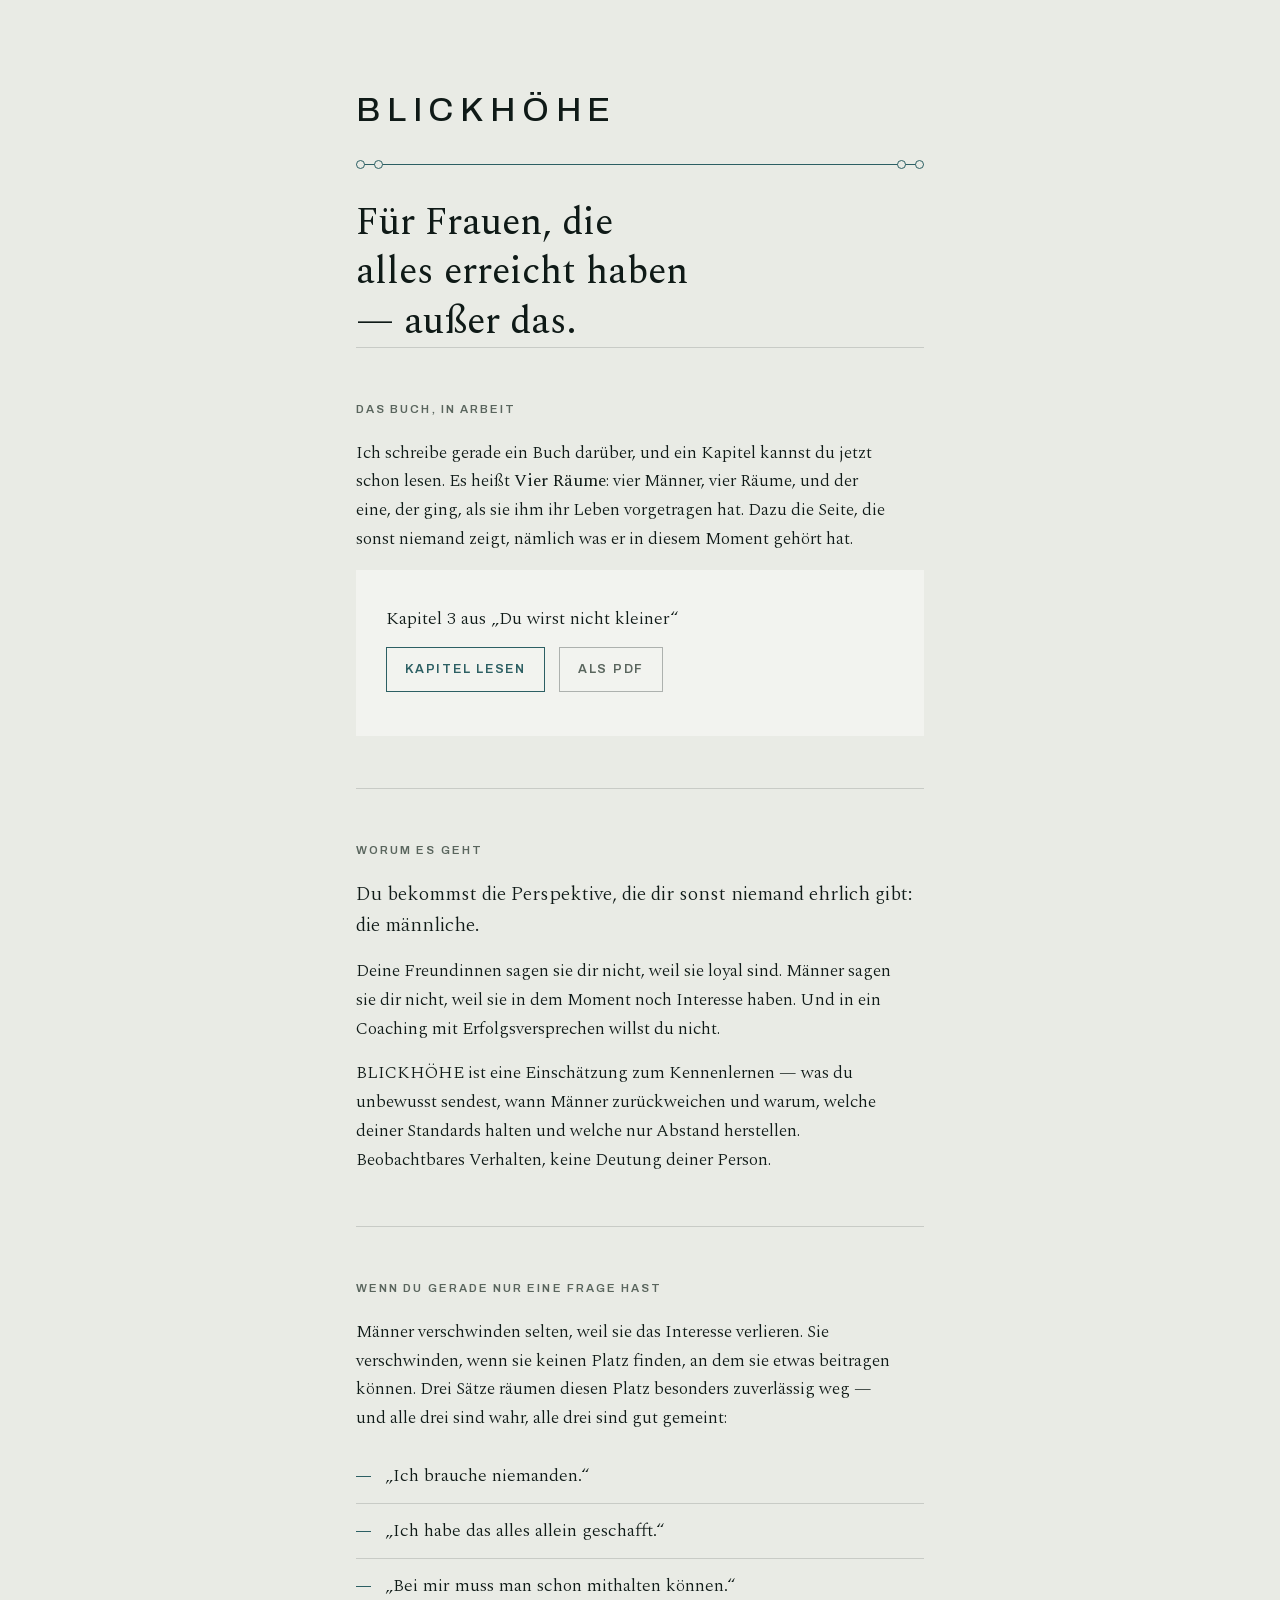
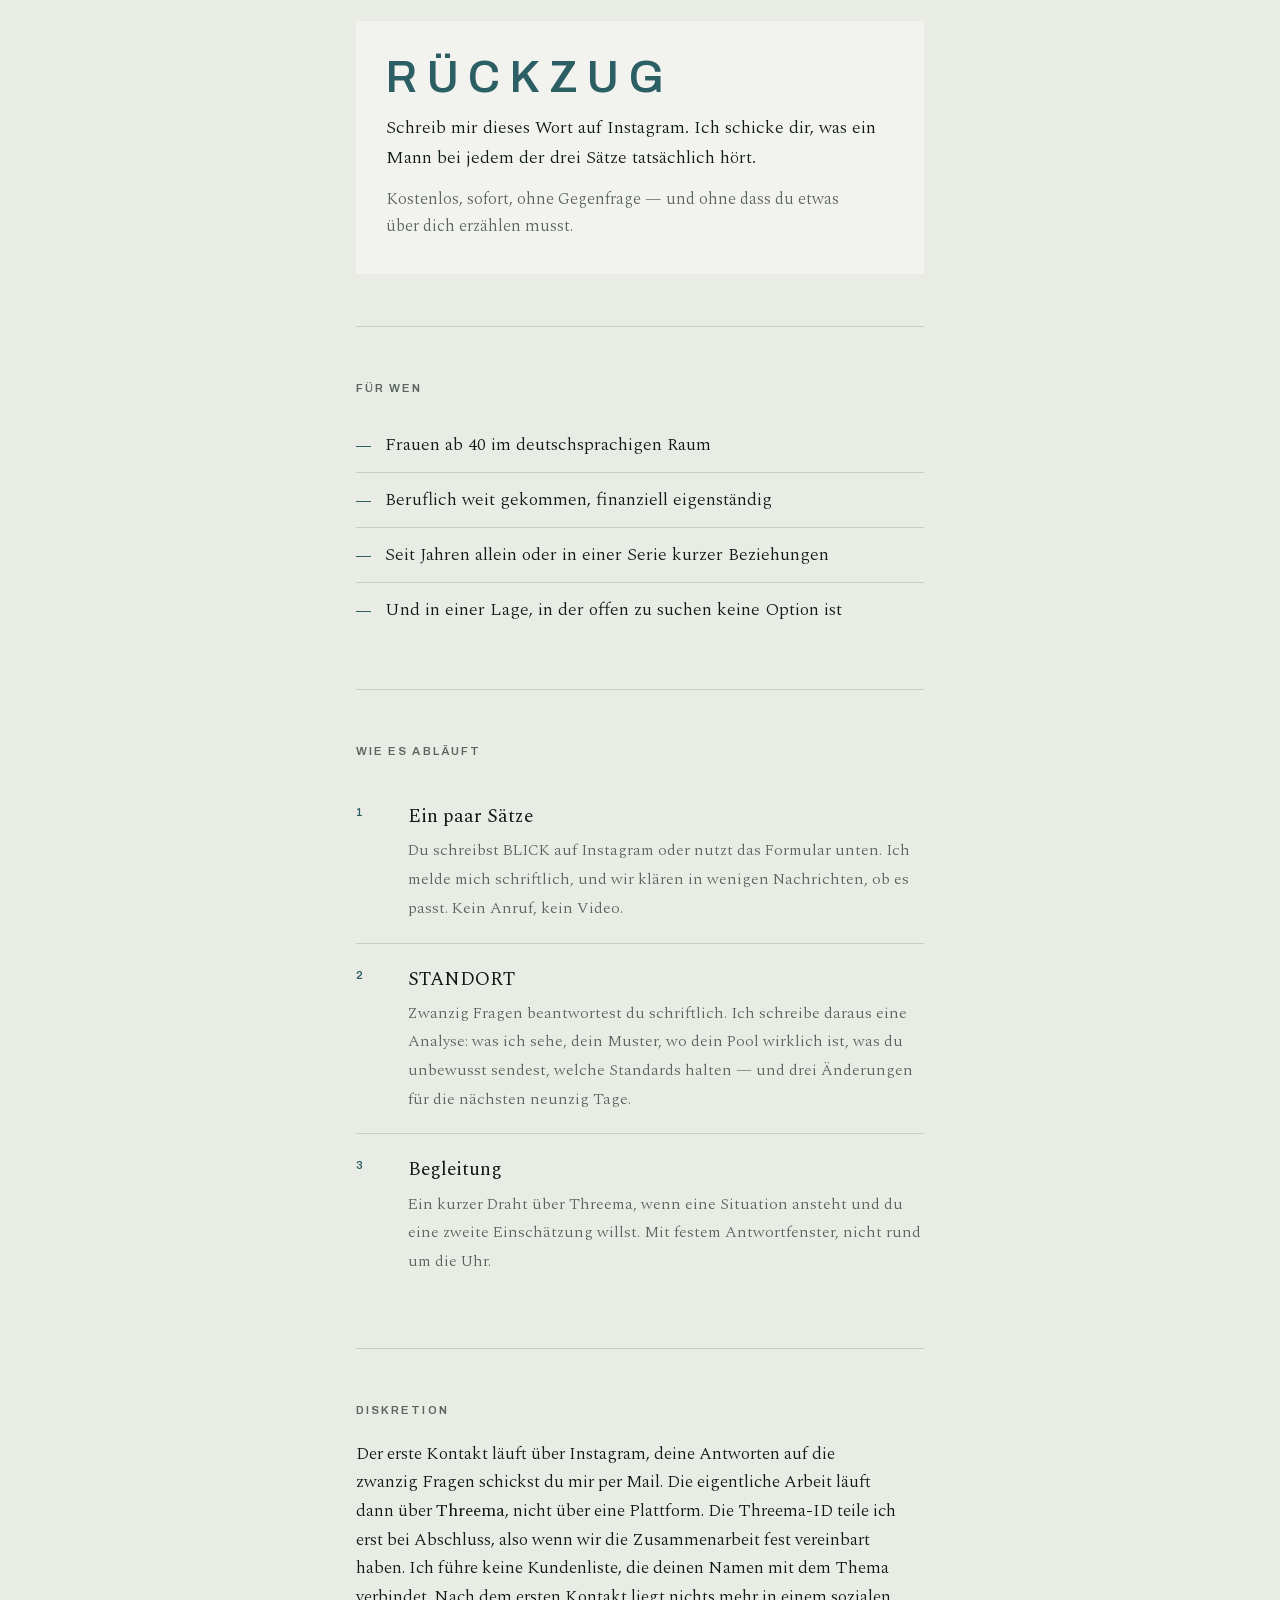
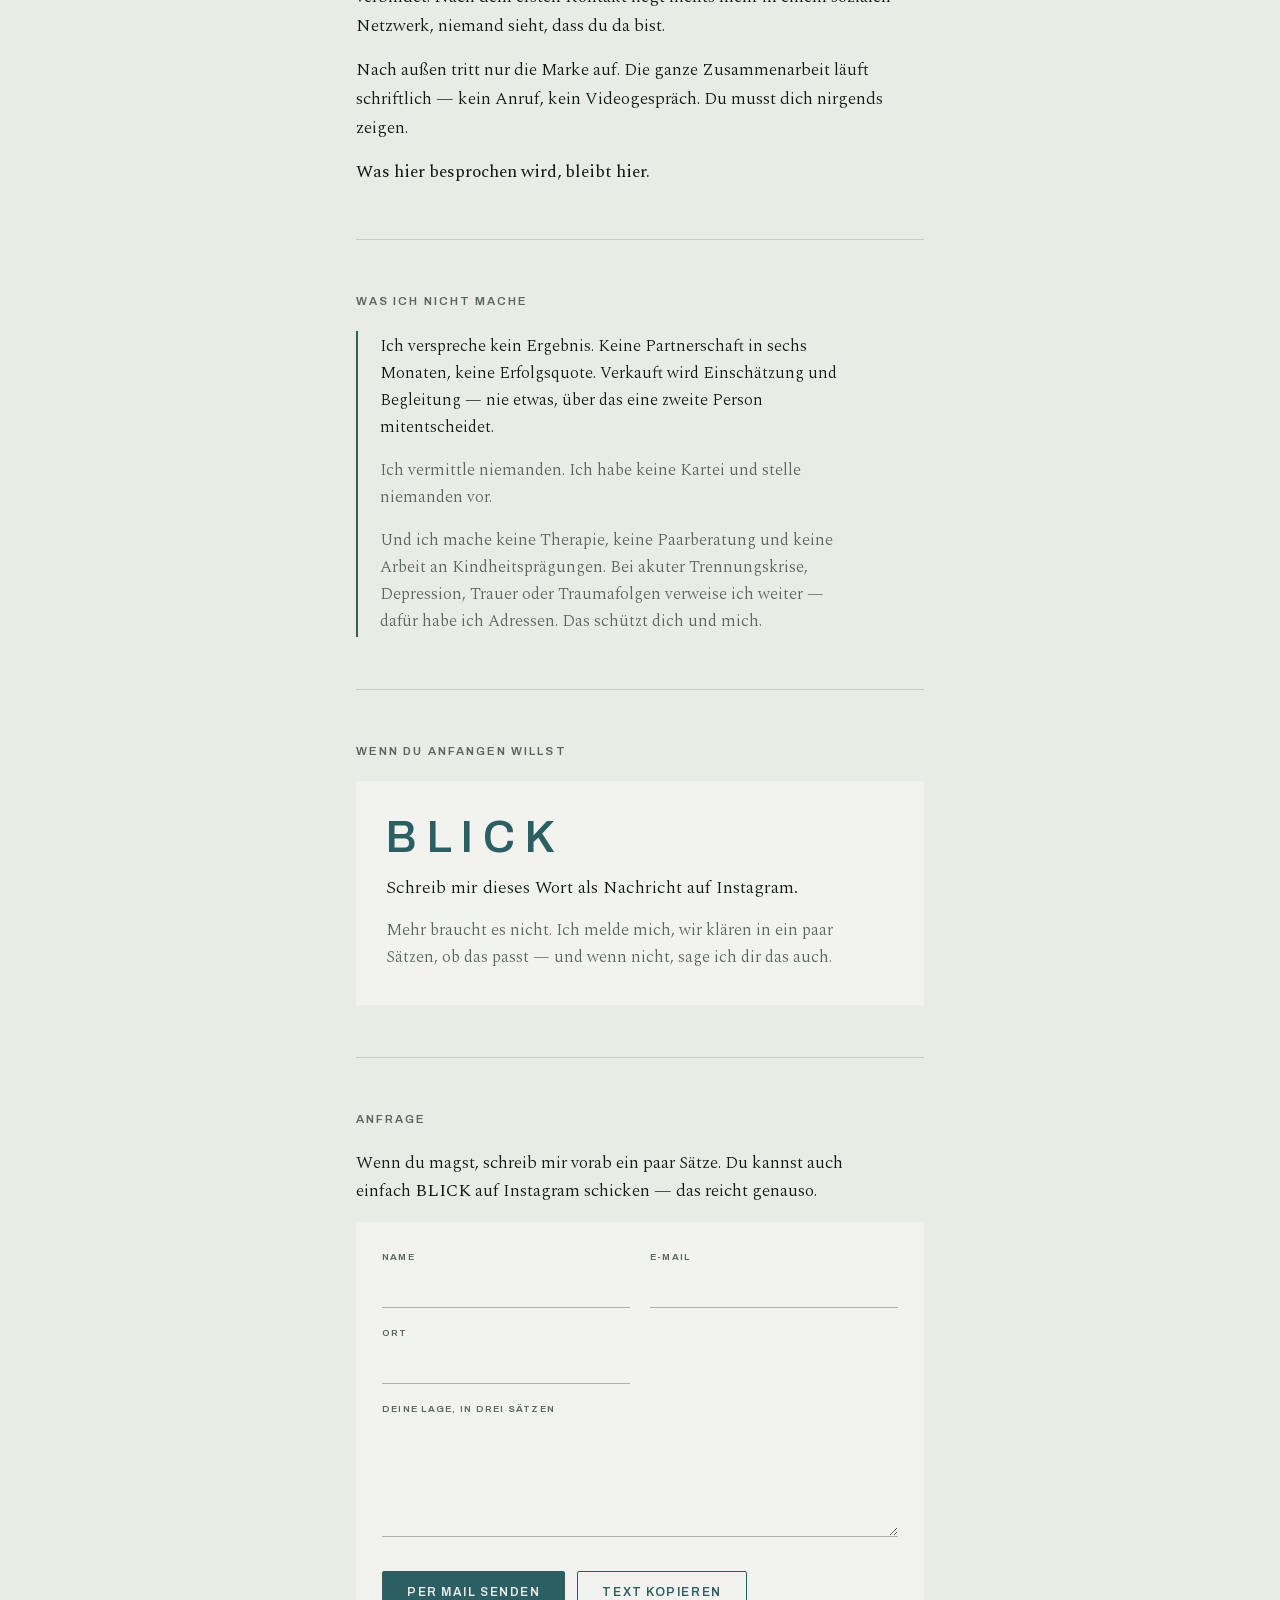
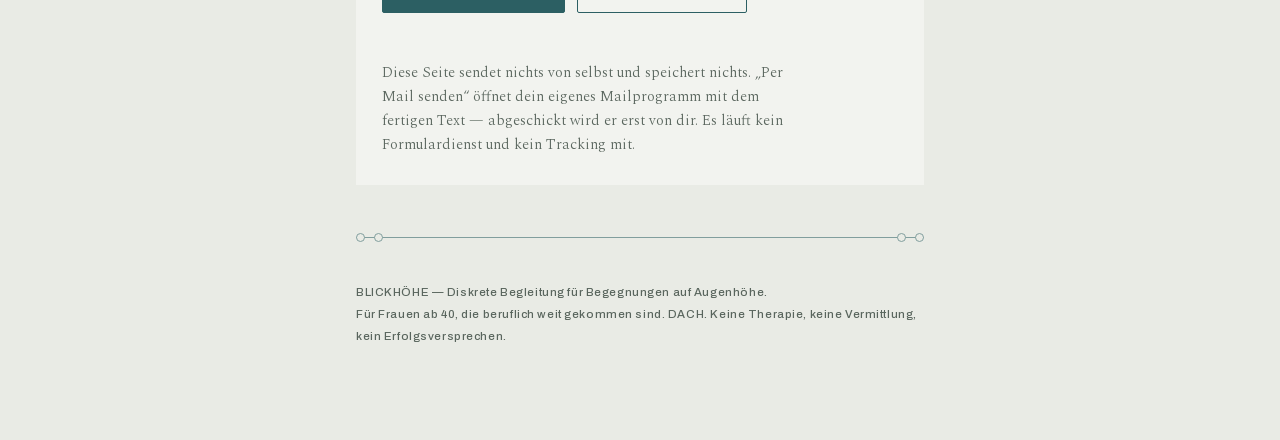
<file: index.html>
<!DOCTYPE html>
<html lang="de">
<head>
<script>document.documentElement.className+=' js';</script>
<meta charset="utf-8">
<meta name="viewport" content="width=device-width, initial-scale=1">
<title>BLICKHÖHE — Diskrete Begleitung für Begegnungen auf Augenhöhe</title>
<meta name="description" content="Diskrete Begleitung beim Kennenlernen für Frauen ab 40 im DACH-Raum. Die männliche Perspektive auf beobachtbares Verhalten — keine Therapie, keine Vermittlung, kein Erfolgsversprechen.">
<meta name="robots" content="index, follow">
<meta property="og:title" content="BLICKHÖHE">
<meta property="og:description" content="Diskrete Begleitung für Begegnungen auf Augenhöhe. Für Frauen ab 40, die beruflich weit gekommen sind. DACH.">
<meta property="og:type" content="website">
<style>
/* Schriften selbst gehostet — keine Verbindung zu Google beim Aufruf. */
@font-face{font-family:'Archivo';font-style:normal;font-weight:500;
  font-display:swap;src:url(schrift/archivo-500-latin-ext.woff2) format('woff2');
  unicode-range:U+0100-02BA, U+02BD-02C5, U+02C7-02CC, U+02CE-02D7, U+02DD-02FF, U+0304, U+0308, U+0329, U+1D00-1DBF, U+1E00-1E9F, U+1EF2-1EFF, U+2020, U+20A0-20AB, U+20AD-20C0, U+2113, U+2C60-2C7F, U+A720-A7FF;}
@font-face{font-family:'Archivo';font-style:normal;font-weight:500;
  font-display:swap;src:url(schrift/archivo-500-latin.woff2) format('woff2');
  unicode-range:U+0000-00FF, U+0131, U+0152-0153, U+02BB-02BC, U+02C6, U+02DA, U+02DC, U+0304, U+0308, U+0329, U+2000-206F, U+20AC, U+2122, U+2191, U+2193, U+2212, U+2215, U+FEFF, U+FFFD;}
@font-face{font-family:'Archivo';font-style:normal;font-weight:600;
  font-display:swap;src:url(schrift/archivo-600-latin-ext.woff2) format('woff2');
  unicode-range:U+0100-02BA, U+02BD-02C5, U+02C7-02CC, U+02CE-02D7, U+02DD-02FF, U+0304, U+0308, U+0329, U+1D00-1DBF, U+1E00-1E9F, U+1EF2-1EFF, U+2020, U+20A0-20AB, U+20AD-20C0, U+2113, U+2C60-2C7F, U+A720-A7FF;}
@font-face{font-family:'Archivo';font-style:normal;font-weight:600;
  font-display:swap;src:url(schrift/archivo-600-latin.woff2) format('woff2');
  unicode-range:U+0000-00FF, U+0131, U+0152-0153, U+02BB-02BC, U+02C6, U+02DA, U+02DC, U+0304, U+0308, U+0329, U+2000-206F, U+20AC, U+2122, U+2191, U+2193, U+2212, U+2215, U+FEFF, U+FFFD;}
@font-face{font-family:'Spectral';font-style:normal;font-weight:300;
  font-display:swap;src:url(schrift/spectral-300-latin-ext.woff2) format('woff2');
  unicode-range:U+0100-02BA, U+02BD-02C5, U+02C7-02CC, U+02CE-02D7, U+02DD-02FF, U+0304, U+0308, U+0329, U+1D00-1DBF, U+1E00-1E9F, U+1EF2-1EFF, U+2020, U+20A0-20AB, U+20AD-20C0, U+2113, U+2C60-2C7F, U+A720-A7FF;}
@font-face{font-family:'Spectral';font-style:normal;font-weight:300;
  font-display:swap;src:url(schrift/spectral-300-latin.woff2) format('woff2');
  unicode-range:U+0000-00FF, U+0131, U+0152-0153, U+02BB-02BC, U+02C6, U+02DA, U+02DC, U+0304, U+0308, U+0329, U+2000-206F, U+20AC, U+2122, U+2191, U+2193, U+2212, U+2215, U+FEFF, U+FFFD;}
@font-face{font-family:'Spectral';font-style:normal;font-weight:400;
  font-display:swap;src:url(schrift/spectral-400-latin-ext.woff2) format('woff2');
  unicode-range:U+0100-02BA, U+02BD-02C5, U+02C7-02CC, U+02CE-02D7, U+02DD-02FF, U+0304, U+0308, U+0329, U+1D00-1DBF, U+1E00-1E9F, U+1EF2-1EFF, U+2020, U+20A0-20AB, U+20AD-20C0, U+2113, U+2C60-2C7F, U+A720-A7FF;}
@font-face{font-family:'Spectral';font-style:normal;font-weight:400;
  font-display:swap;src:url(schrift/spectral-400-latin.woff2) format('woff2');
  unicode-range:U+0000-00FF, U+0131, U+0152-0153, U+02BB-02BC, U+02C6, U+02DA, U+02DC, U+0304, U+0308, U+0329, U+2000-206F, U+20AC, U+2122, U+2191, U+2193, U+2212, U+2215, U+FEFF, U+FFFD;}

  html{-webkit-text-size-adjust:100%}
  img{max-width:100%}

  :root{
    --grund:#E9EBE5; --flaeche:#F2F3EF; --ink:#0F1A17; --gedaempft:#59655D;
    --akzent:#2C5F63; --linie:rgba(15,26,23,.15); --linie-stark:rgba(15,26,23,.3);
    --serif:"Spectral",Georgia,"Times New Roman",serif;
    --sans:"Archivo",system-ui,-apple-system,"Segoe UI",sans-serif;
  }
  @media (prefers-color-scheme: dark){
    :root:not([data-theme="light"]){
      --grund:#0F1A17; --flaeche:#1E332E; --ink:#E9EBE5; --gedaempft:#9AA79E;
      --akzent:#7FB0B2; --linie:rgba(154,167,158,.22); --linie-stark:rgba(154,167,158,.44);
    }
  }
  :root[data-theme="dark"]{
    --grund:#0F1A17; --flaeche:#1E332E; --ink:#E9EBE5; --gedaempft:#9AA79E;
    --akzent:#7FB0B2; --linie:rgba(154,167,158,.22); --linie-stark:rgba(154,167,158,.44);
  }
  *{box-sizing:border-box}
  body{background:var(--grund);color:var(--ink);font-family:var(--serif);
    font-weight:300;font-size:17.5px;line-height:1.64;margin:0}
  .bahn{max-width:620px;margin:0 auto;padding:0 26px}

  .zeichen{position:relative;height:1px;background:var(--akzent);opacity:.55}
  .zeichen i{position:absolute;top:-4px;width:9px;height:9px;border:1px solid var(--akzent);
    border-radius:50%;background:var(--grund);box-sizing:border-box}
  .zeichen i:nth-child(1){left:0} .zeichen i:nth-child(2){left:18px}
  .zeichen i:nth-child(3){right:18px} .zeichen i:nth-child(4){right:0}

  header{padding:82px 0 0}
  .marke{font-family:var(--sans);font-weight:500;font-size:clamp(24px,6.5vw,34px);
    letter-spacing:.2em;margin:0 0 26px}
  h1{font-size:clamp(27px,6.4vw,38px);font-weight:400;line-height:1.3;
    margin:34px 0 0;max-width:19ch;text-wrap:balance}

  section{padding:52px 0;border-top:1px solid var(--linie)}
  h2{font-family:var(--sans);font-size:11.5px;font-weight:600;letter-spacing:.18em;
    text-transform:uppercase;color:var(--gedaempft);margin:0 0 20px}
  p{margin:0 0 16px;max-width:60ch}
  p:last-child{margin-bottom:0}
  strong{font-weight:500}
  .lead{font-size:20px;line-height:1.55;color:var(--ink)}

  .saetze{list-style:none;margin:0;padding:0}
  .saetze li{padding:14px 0;border-bottom:1px solid var(--linie);font-size:18px;line-height:1.45}
  .saetze li:last-child{border-bottom:none}
  .saetze li::before{content:"";display:inline-block;width:15px;height:1px;
    background:var(--akzent);vertical-align:middle;margin-right:14px}

  .schritte{list-style:none;margin:0;padding:0;counter-reset:s}
  .schritte li{counter-increment:s;padding:20px 0 20px 52px;position:relative;
    border-top:1px solid var(--linie)}
  .schritte li:first-child{border-top:none}
  .schritte li::before{content:counter(s);position:absolute;left:0;top:22px;
    font-family:var(--sans);font-size:11px;font-weight:600;letter-spacing:.1em;color:var(--akzent)}
  .schritte b{display:block;font-weight:500;font-size:19px;margin-bottom:4px}
  .schritte span{color:var(--gedaempft);font-size:16px;line-height:1.5}

  .grenze{border-left:2px solid var(--akzent);padding:2px 0 2px 22px}
  .grenze p{font-size:16.5px;color:var(--gedaempft)}
  .grenze p:first-child{color:var(--ink)}

  .kontakt{background:var(--flaeche);padding:34px 30px;margin-top:8px}
  .kontakt .code{font-family:var(--sans);font-size:clamp(30px,9vw,44px);font-weight:600;
    letter-spacing:.22em;color:var(--akzent);margin:0 0 14px;line-height:1}
  .kontakt p{font-size:16.5px;margin-bottom:0;color:var(--gedaempft)}
  .kontakt p.stark{color:var(--ink);font-size:18px;margin-bottom:14px}

  footer{padding:44px 0 92px;color:var(--gedaempft);font-family:var(--sans);
    font-size:11.5px;letter-spacing:.05em;line-height:1.9}
  a{color:var(--akzent)}

  .anfrageform{background:var(--flaeche);padding:28px 26px;display:grid;
    grid-template-columns:1fr 1fr;gap:18px 20px}
  @media(max-width:560px){.anfrageform{grid-template-columns:1fr}}
  .af-breit{grid-column:1/-1}
  .af-feld label{display:block;font-family:var(--sans);font-size:9.5px;font-weight:600;
    letter-spacing:.13em;text-transform:uppercase;color:var(--gedaempft);margin-bottom:6px}
  .af-feld input,.af-feld textarea{width:100%;background:transparent;color:var(--ink);
    border:none;border-bottom:1px solid var(--linie-stark);padding:5px 0;outline:none;
    font-family:var(--serif);font-weight:300;font-size:17px;line-height:1.5;resize:vertical}
  .af-feld input:focus,.af-feld textarea:focus{border-bottom-color:var(--akzent)}
  .af-knopfe{grid-column:1/-1;display:flex;flex-wrap:wrap;gap:12px;margin-top:6px}
  .anfrageform button{font-family:var(--sans);font-size:12px;font-weight:600;letter-spacing:.13em;
    text-transform:uppercase;padding:13px 24px;border-radius:2px;cursor:pointer;
    border:1px solid var(--akzent);background:var(--akzent);color:var(--grund)}
  .anfrageform button.leise{background:transparent;color:var(--akzent)}
  .anfrageform button:focus-visible{outline:2px solid var(--akzent);outline-offset:3px}
  .af-meldung{grid-column:1/-1;font-family:var(--sans);font-size:11.5px;letter-spacing:.05em;
    color:var(--akzent);min-height:1.2em;margin:0}
  .af-hinweis{grid-column:1/-1;font-size:14.5px;color:var(--gedaempft);margin:0;max-width:58ch}
  footer a{color:var(--gedaempft);text-decoration:underline;text-underline-offset:3px}
  footer a:hover{color:var(--akzent)}

  /* Bewegung: ruhig, und nur ohne 'reduzierte Bewegung' */
  .reel{margin:6px 0 0;width:min(100%,300px);aspect-ratio:9/16;background:#0F1A17;
    border:1px solid var(--linie);overflow:hidden}
  .reel video{display:block;width:100%;height:100%;object-fit:cover}
  .reel-notiz{font-family:var(--sans);font-size:11px;letter-spacing:.08em;color:var(--gedaempft);
    margin:12px 0 0}
  @media (prefers-reduced-motion: no-preference){
    .js header .marke,.js header .zeichen,.js header h1{animation:auf .9s ease both}
    .js header .zeichen{animation-delay:.15s}
    .js header h1{animation-delay:.3s}
    .js section{opacity:0;transform:translateY(14px);transition:opacity .9s ease,transform .9s ease}
    .js section.sichtbar{opacity:1;transform:none}
    @keyframes auf{from{opacity:0;transform:translateY(10px)}to{opacity:1;transform:none}}
  }
</style>
</head>
<body>
<div class="bahn">

<header>
  <p class="marke">BLICKHÖHE</p>
  <div class="zeichen"><i></i><i></i><i></i><i></i></div>
  <h1>Für Frauen, die alles erreicht haben — außer das.</h1>
</header>

<section>
  <h2>Das Buch, in Arbeit</h2>
  <p>Ich schreibe gerade ein Buch darüber, und ein Kapitel kannst du jetzt schon lesen. Es heißt <strong>Vier Räume</strong>: vier Männer, vier Räume, und der eine, der ging, als sie ihm ihr Leben vorgetragen hat. Dazu die Seite, die sonst niemand zeigt, nämlich was er in diesem Moment gehört hat.</p>
  <div class="kontakt">
    <p class="stark" style="margin-bottom:14px">Kapitel 3 aus „Du wirst nicht kleiner“</p>
    <p style="margin-bottom:0">
      <a href="kapitel/" style="font-family:var(--sans);font-size:12.5px;font-weight:600;letter-spacing:.14em;text-transform:uppercase;color:var(--akzent);text-decoration:none;border:1px solid var(--akzent);padding:11px 18px;display:inline-block;margin:0 10px 10px 0">Kapitel lesen</a>
      <a href="kapitel/vier-raeume.pdf" style="font-family:var(--sans);font-size:12.5px;font-weight:600;letter-spacing:.14em;text-transform:uppercase;color:var(--gedaempft);text-decoration:none;border:1px solid var(--linie-stark);padding:11px 18px;display:inline-block;margin:0 0 10px 0">Als PDF</a>
    </p>
  </div>
</section>

<section>
  <h2>Worum es geht</h2>
  <p class="lead">Du bekommst die Perspektive, die dir sonst niemand ehrlich gibt: die männliche.</p>
  <p>Deine Freundinnen sagen sie dir nicht, weil sie loyal sind. Männer sagen sie dir nicht, weil sie in dem Moment noch Interesse haben. Und in ein Coaching mit Erfolgsversprechen willst du nicht.</p>
  <p>BLICKHÖHE ist eine Einschätzung zum Kennenlernen — was du unbewusst sendest, wann Männer zurückweichen und warum, welche deiner Standards halten und welche nur Abstand herstellen. Beobachtbares Verhalten, keine Deutung deiner Person.</p>
</section>

<section>
  <h2>Aus dem Feed</h2>
  <figure class="reel">
    <video src="reel-01.mp4" muted loop playsinline preload="metadata"
      aria-label="Kurzes Video ohne Ton: Auf Augenhöhe heißt nicht: Er verdient so viel wie du. Augenhöhe ist keine Zahl auf einem Kontoauszug. Sie ist die Frage, ob zwei einander standhalten — ohne dass einer kleiner wird."></video>
  </figure>
  <p class="reel-notiz">OHNE TON · 12 SEKUNDEN</p>
</section>

<section>
  <h2>Wenn du gerade nur eine Frage hast</h2>
  <p>Männer verschwinden selten, weil sie das Interesse verlieren. Sie verschwinden, wenn sie keinen Platz finden, an dem sie etwas beitragen können. Drei Sätze räumen diesen Platz besonders zuverlässig weg — und alle drei sind wahr, alle drei sind gut gemeint:</p>
  <ul class="saetze">
    <li>„Ich brauche niemanden.“</li>
    <li>„Ich habe das alles allein geschafft.“</li>
    <li>„Bei mir muss man schon mithalten können.“</li>
  </ul>
  <div class="kontakt">
    <p class="code">RÜCKZUG</p>
    <p class="stark">Schreib mir dieses Wort auf Instagram. Ich schicke dir, was ein Mann bei jedem der drei Sätze tatsächlich hört.</p>
    <p>Kostenlos, sofort, ohne Gegenfrage — und ohne dass du etwas über dich erzählen musst.</p>
  </div>
</section>

<section>
  <h2>Für wen</h2>
  <ul class="saetze">
    <li>Frauen ab 40 im deutschsprachigen Raum</li>
    <li>Beruflich weit gekommen, finanziell eigenständig</li>
    <li>Seit Jahren allein oder in einer Serie kurzer Beziehungen</li>
    <li>Und in einer Lage, in der offen zu suchen keine Option ist</li>
  </ul>
</section>

<section>
  <h2>Wie es abläuft</h2>
  <ol class="schritte">
    <li>
      <b>Ein paar Sätze</b>
      <span>Du schreibst BLICK auf Instagram oder nutzt das Formular unten. Ich melde mich schriftlich, und wir klären in wenigen Nachrichten, ob es passt. Kein Anruf, kein Video.</span>
    </li>
    <li>
      <b>STANDORT</b>
      <span>Zwanzig Fragen beantwortest du schriftlich. Ich schreibe daraus eine Analyse: was ich sehe, dein Muster, wo dein Pool wirklich ist, was du unbewusst sendest, welche Standards halten — und drei Änderungen für die nächsten neunzig Tage.</span>
    </li>
    <li>
      <b>Begleitung</b>
      <span>Ein kurzer Draht über Threema, wenn eine Situation ansteht und du eine zweite Einschätzung willst. Mit festem Antwortfenster, nicht rund um die Uhr.</span>
    </li>
  </ol>
</section>

<section>
  <h2>Diskretion</h2>
  <p>Der erste Kontakt läuft über Instagram, deine Antworten auf die zwanzig Fragen schickst du mir per Mail. Die eigentliche Arbeit läuft dann über <strong>Threema</strong>, nicht über eine Plattform. Die Threema-ID teile ich erst bei Abschluss, also wenn wir die Zusammenarbeit fest vereinbart haben. Ich führe keine Kundenliste, die deinen Namen mit dem Thema verbindet. Nach dem ersten Kontakt liegt nichts mehr in einem sozialen Netzwerk, niemand sieht, dass du da bist.</p>
  <p>Nach außen tritt nur die Marke auf. Die ganze Zusammenarbeit läuft schriftlich — kein Anruf, kein Videogespräch. Du musst dich nirgends zeigen.</p>
  <p><strong>Was hier besprochen wird, bleibt hier.</strong></p>
</section>

<section>
  <h2>Was ich nicht mache</h2>
  <div class="grenze">
    <p>Ich verspreche kein Ergebnis. Keine Partnerschaft in sechs Monaten, keine Erfolgsquote. Verkauft wird Einschätzung und Begleitung — nie etwas, über das eine zweite Person mitentscheidet.</p>
    <p>Ich vermittle niemanden. Ich habe keine Kartei und stelle niemanden vor.</p>
    <p>Und ich mache keine Therapie, keine Paarberatung und keine Arbeit an Kindheitsprägungen. Bei akuter Trennungskrise, Depression, Trauer oder Traumafolgen verweise ich weiter — dafür habe ich Adressen. Das schützt dich und mich.</p>
  </div>
</section>

<section>
  <h2>Wenn du anfangen willst</h2>
  <div class="kontakt">
    <p class="code">BLICK</p>
    <p class="stark">Schreib mir dieses Wort als Nachricht auf Instagram.</p>
    <p>Mehr braucht es nicht. Ich melde mich, wir klären in ein paar Sätzen, ob das passt — und wenn nicht, sage ich dir das auch.</p>
  </div>
</section>


<section id="anfrage">
  <h2>Anfrage</h2>
  <p>Wenn du magst, schreib mir vorab ein paar Sätze. Du kannst auch einfach <strong>BLICK</strong> auf Instagram schicken — das reicht genauso.</p>
  <div class="anfrageform">
    <div class="af-feld"><label for="a_name">Name</label><input type="text" id="a_name" autocomplete="name"></div>
    <div class="af-feld"><label for="a_mail">E-Mail</label><input type="email" id="a_mail" autocomplete="email"></div>
    <div class="af-feld"><label for="a_ort">Ort</label><input type="text" id="a_ort" autocomplete="address-level2"></div>
    <div class="af-feld af-breit"><label for="a_lage">Deine Lage, in drei Sätzen</label><textarea id="a_lage" rows="4"></textarea></div>
    <div class="af-knopfe">
      <button type="button" id="a_mailen">Per Mail senden</button>
      <button type="button" id="a_kopieren" class="leise">Text kopieren</button>
    </div>
    <p class="af-meldung" id="a_meldung"></p>
    <p class="af-hinweis">Diese Seite sendet nichts von selbst und speichert nichts. „Per Mail senden“ öffnet dein eigenes Mailprogramm mit dem fertigen Text — abgeschickt wird er erst von dir. Es läuft kein Formulardienst und kein Tracking mit.</p>
  </div>
</section>

<div class="zeichen"><i></i><i></i><i></i><i></i></div>

<footer>
  BLICKHÖHE — Diskrete Begleitung für Begegnungen auf Augenhöhe.<br>
  Für Frauen ab 40, die beruflich weit gekommen sind. DACH. Keine Therapie, keine Vermittlung, kein Erfolgsversprechen.
</footer>

</div>
<script>
(function(){
  var f = ["a_name","a_mail","a_ort","a_lage"];
  function text(){
    var v = {};
    f.forEach(function(id){ v[id] = (document.getElementById(id).value || "").trim(); });
    return ["Anfrage über blickhoehe","",
      "Name: " + (v.a_name || "—"),
      "E-Mail: " + (v.a_mail || "—"),
      "Ort: " + (v.a_ort || "—"), "",
      "Lage:", v.a_lage || "—"].join("\n");
  }
  function melden(t){
    var m = document.getElementById("a_meldung");
    m.textContent = t;
    setTimeout(function(){ if (m.textContent === t) m.textContent = ""; }, 6000);
  }
  document.getElementById("a_mailen").addEventListener("click", function(){
    window.location.href = "mailto:blickhoehe@gmail.com?subject="
      + encodeURIComponent("Anfrage — BLICKHÖHE") + "&body=" + encodeURIComponent(text());
    melden("Dein Mailprogramm öffnet sich. Abgeschickt wird erst von dir.");
  });
  document.getElementById("a_kopieren").addEventListener("click", function(){
    var t = text();
    function ersatz(){
      var e = document.createElement("textarea");
      e.value = t; e.style.position = "fixed"; e.style.opacity = "0";
      document.body.appendChild(e); e.select();
      try { document.execCommand("copy"); melden("Kopiert."); }
      catch (x) { melden("Kopieren hat nicht geklappt."); }
      document.body.removeChild(e);
    }
    if (navigator.clipboard && navigator.clipboard.writeText) {
      navigator.clipboard.writeText(t).then(function(){ melden("Kopiert."); }, ersatz);
    } else { ersatz(); }
  });
})();
</script>
<script>
(function(){
  var ruhig = window.matchMedia && window.matchMedia("(prefers-reduced-motion: reduce)").matches;
  var abschnitte = document.querySelectorAll("section");
  var video = document.querySelector(".reel video");
  if (!("IntersectionObserver" in window)) {
    abschnitte.forEach(function(s){ s.classList.add("sichtbar"); });
    if (video) video.controls = true;
    return;
  }
  var io = new IntersectionObserver(function(e){
    e.forEach(function(x){ if (x.isIntersecting){ x.target.classList.add("sichtbar"); io.unobserve(x.target); } });
  }, {rootMargin:"0px 0px -8% 0px"});
  abschnitte.forEach(function(s){ io.observe(s); });
  if (!video) return;
  function weg(){ var s = video.closest("section"); if (s) s.style.display = "none"; }
  if (video.error) weg(); else video.addEventListener("error", weg);
  if (ruhig) { video.controls = true; return; }
  new IntersectionObserver(function(e){
    e.forEach(function(x){
      if (x.isIntersecting) { var p = video.play(); if (p && p.catch) p.catch(function(){ video.controls = true; }); }
      else video.pause();
    });
  }, {threshold:.5}).observe(video);
})();
</script>
</body>
</html>
</file>
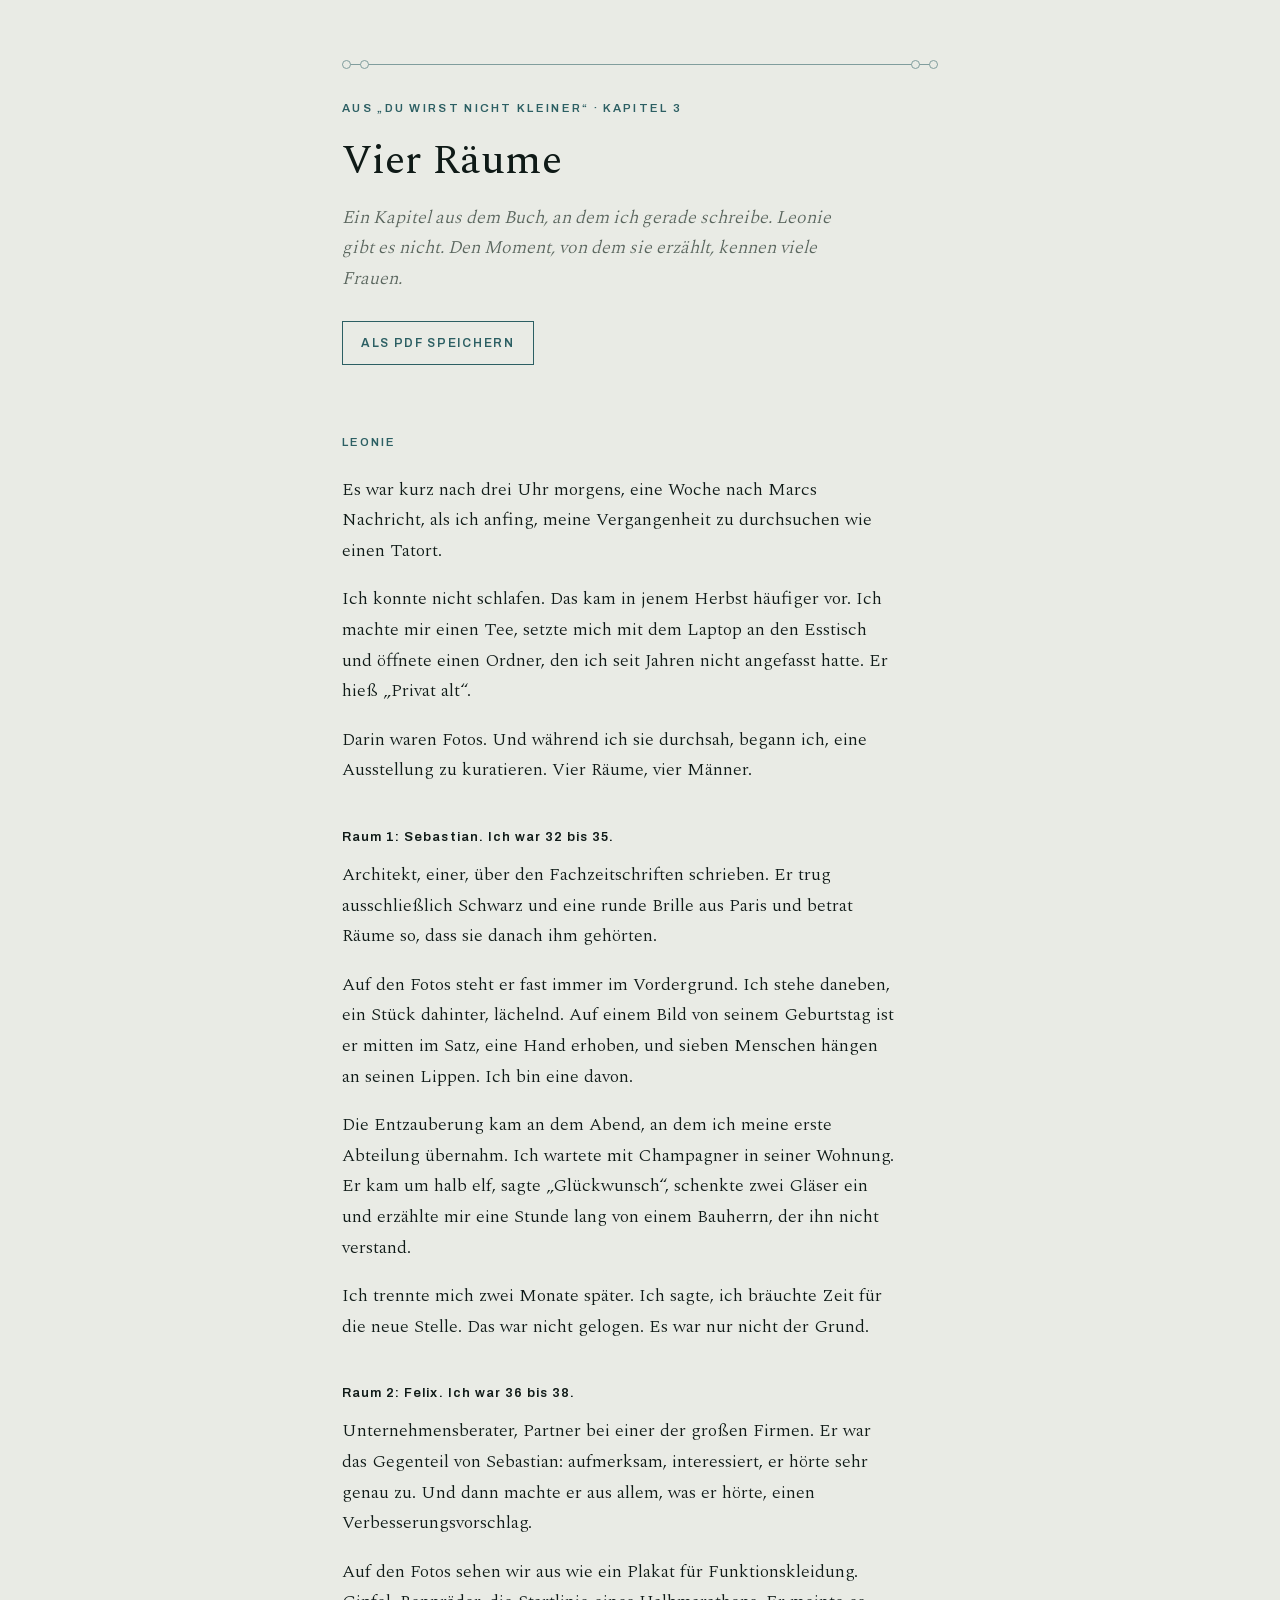
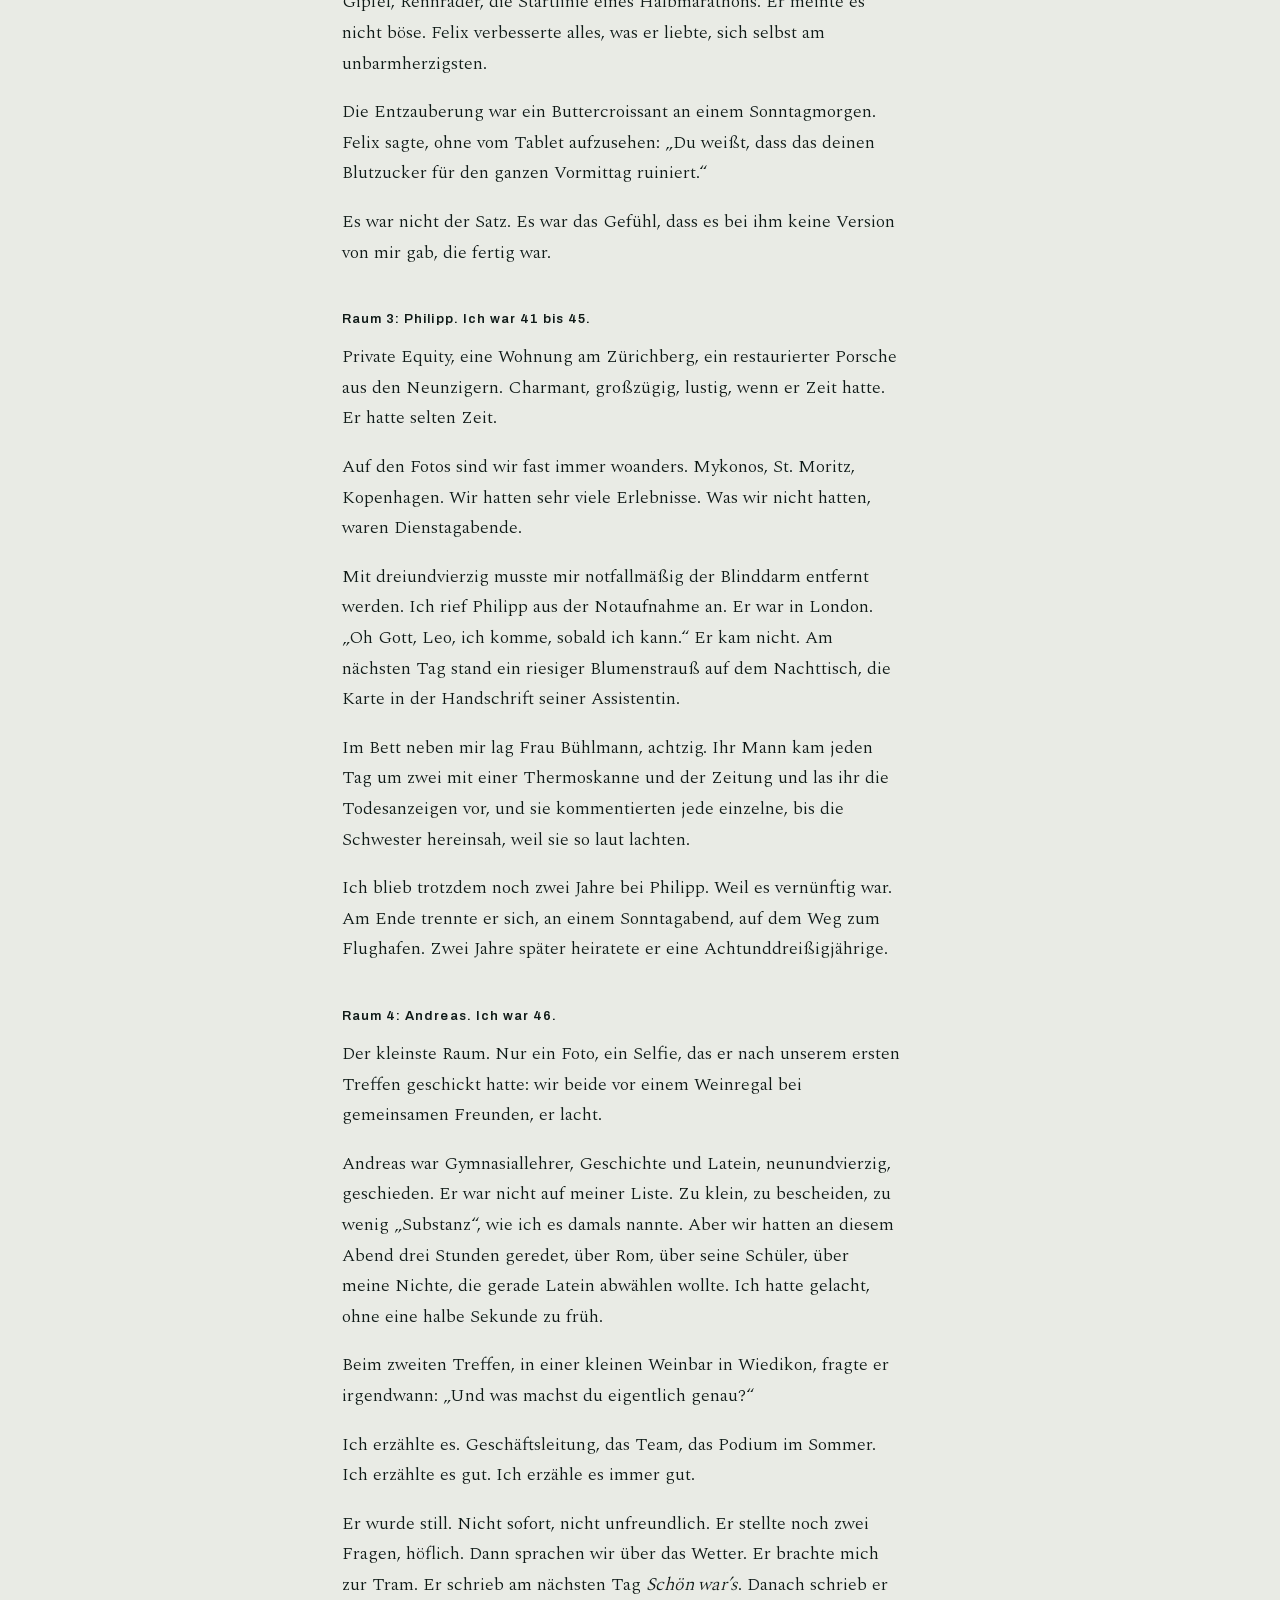
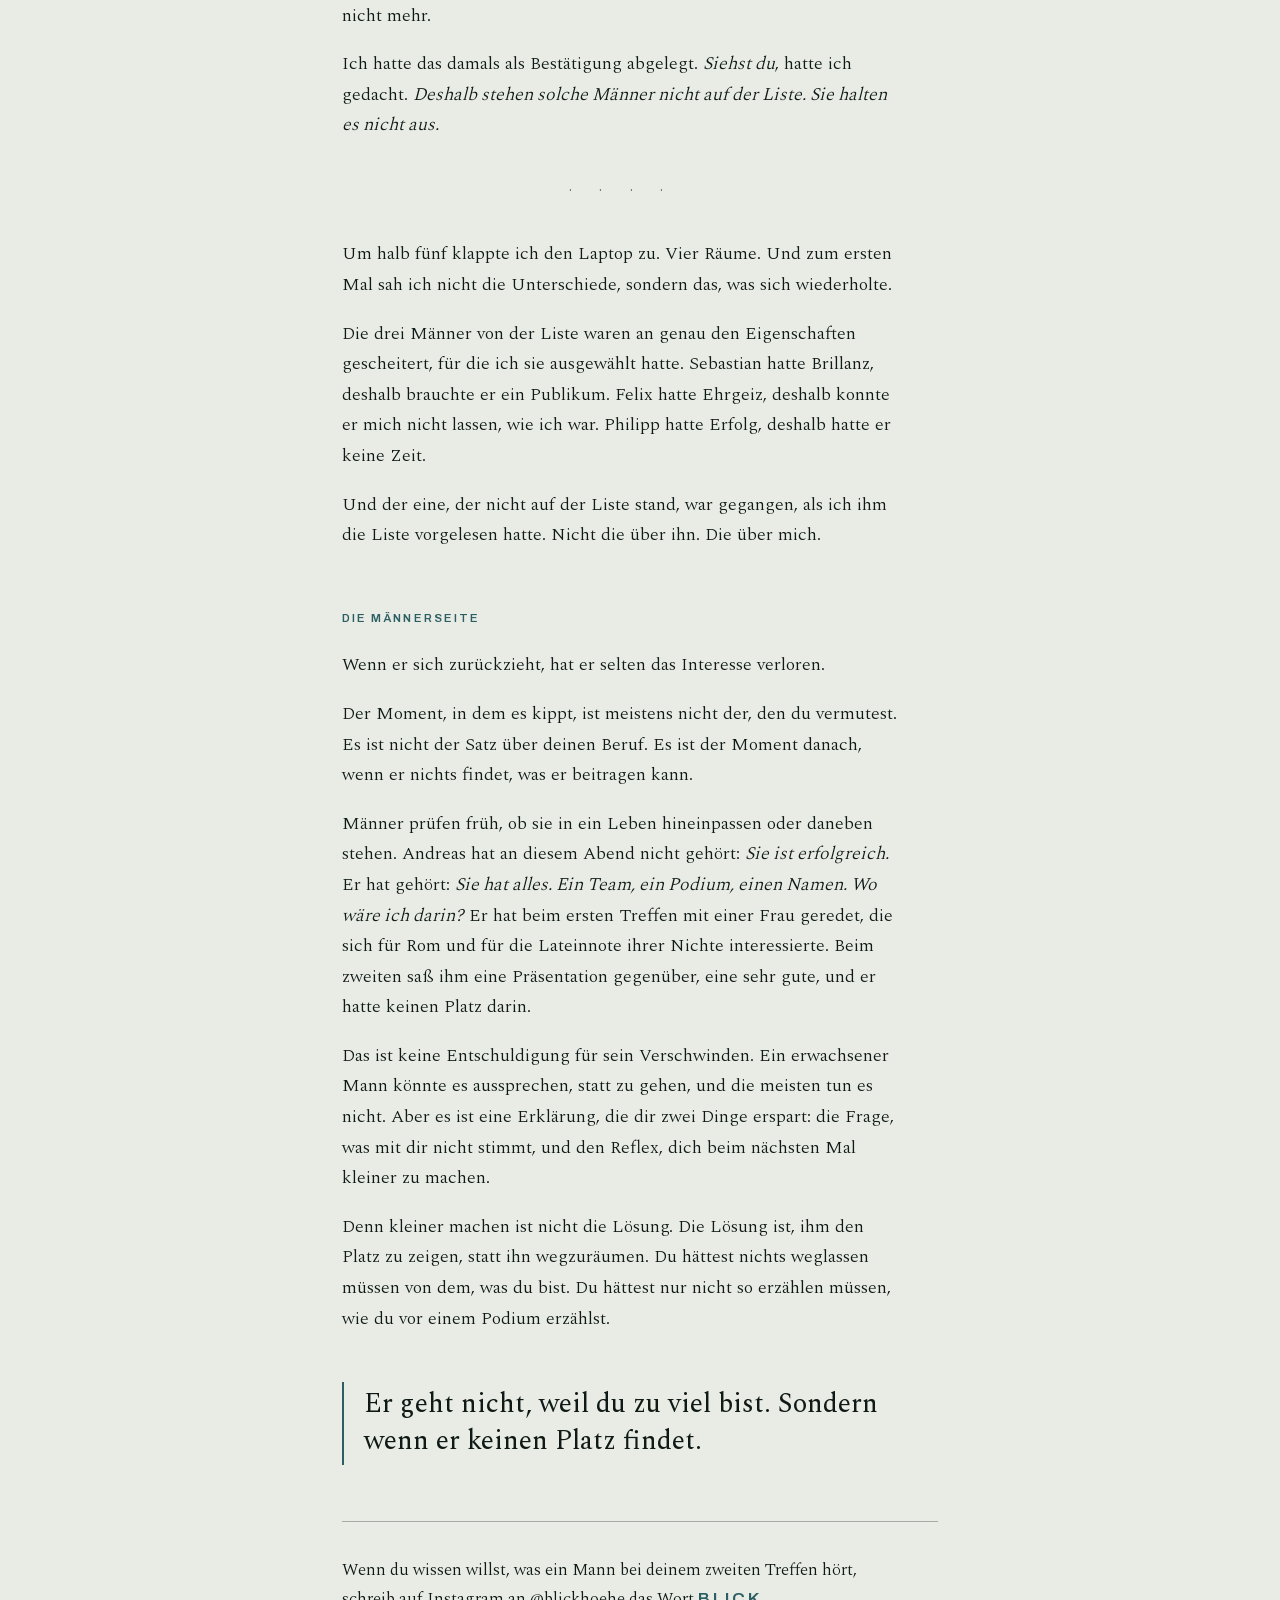
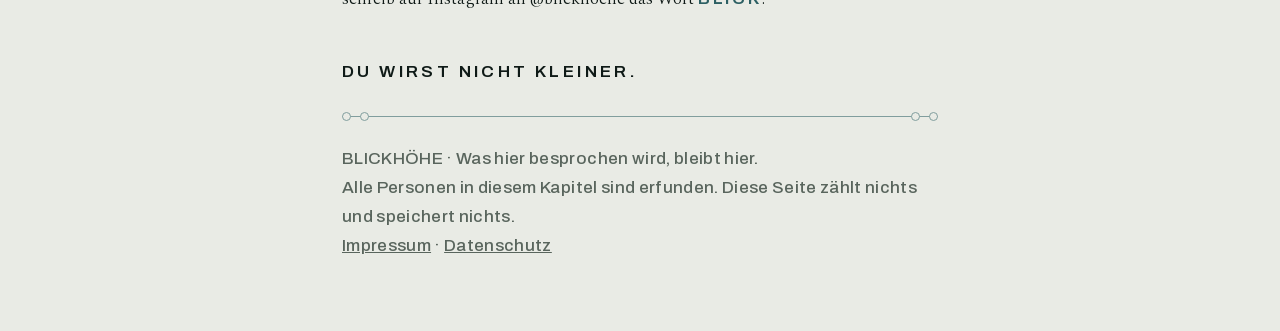
<file: kapitel/index.html>
<!DOCTYPE html>
<html lang="de">
<head>
<meta charset="utf-8">
<meta name="viewport" content="width=device-width, initial-scale=1">
<title>Vier Räume · BLICKHÖHE</title>
<meta name="description" content="Ein Kapitel aus „Du wirst nicht kleiner“. Warum Männer sich zurückziehen.">
<meta name="robots" content="noindex, nofollow">
<meta name="referrer" content="no-referrer">
<!-- Schriften selbst gehostet, beim Aufruf dieser Seite geht keine Verbindung zu Dritten. Kein Zähler, keine Cookies. -->
<link rel="stylesheet" href="../schrift.css">
<style>
  *{box-sizing:border-box}
  html{color-scheme:light dark}
  :root{
    --grund:#E9EBE5; --flaeche:#F2F3EF; --ink:#0F1A17; --gedaempft:#59655D;
    --akzent:#2C5F63; --linie:rgba(15,26,23,.15); --linie-stark:rgba(15,26,23,.3);
    --serif:"Spectral",Georgia,"Times New Roman",serif;
    --sans:"Archivo",system-ui,-apple-system,"Segoe UI",sans-serif;
  }
  @media (prefers-color-scheme: dark){
    :root:not([data-theme="light"]){
      --grund:#0F1A17; --flaeche:#1E332E; --ink:#E9EBE5; --gedaempft:#9AA79E;
      --akzent:#7FB0B2; --linie:rgba(154,167,158,.22); --linie-stark:rgba(154,167,158,.44);
    }
  }
  :root[data-theme="dark"]{
    --grund:#0F1A17; --flaeche:#1E332E; --ink:#E9EBE5; --gedaempft:#9AA79E;
    --akzent:#7FB0B2; --linie:rgba(154,167,158,.22); --linie-stark:rgba(154,167,158,.44);
  }
  body{background:var(--grund);color:var(--ink);font-family:var(--serif);
    font-weight:300;font-size:18px;line-height:1.7;margin:0}
  .bahn{max-width:640px;margin:0 auto;padding:0 22px}

  .zeichen{position:relative;height:1px;background:var(--akzent);opacity:.55}
  .zeichen i{position:absolute;top:-4px;width:9px;height:9px;border:1px solid var(--akzent);
    border-radius:50%;background:var(--grund)}
  .zeichen i:nth-child(1){left:0} .zeichen i:nth-child(2){left:18px}
  .zeichen i:nth-child(3){right:18px} .zeichen i:nth-child(4){right:0}

  header{padding:64px 0 10px}
  .augenbraue{font-family:var(--sans);font-size:11.5px;font-weight:600;letter-spacing:.2em;
    color:var(--akzent);margin:34px 0 18px;text-transform:uppercase}
  h1{font-family:var(--serif);font-weight:400;font-size:clamp(30px,7vw,42px);line-height:1.15;margin:0 0 18px}
  .vorwort{color:var(--gedaempft);font-style:italic;margin:0 0 8px;max-width:58ch}

  h2{font-family:var(--sans);font-size:11.5px;font-weight:600;letter-spacing:.18em;
    text-transform:uppercase;color:var(--akzent);margin:58px 0 22px}
  h3{font-family:var(--sans);font-size:13px;font-weight:600;letter-spacing:.08em;
    margin:40px 0 12px}
  p{margin:0 0 18px;max-width:62ch}
  .trenner{text-align:center;color:var(--gedaempft);letter-spacing:.6em;margin:34px 0}

  .satz{border-left:2px solid var(--akzent);padding:4px 0 4px 20px;margin:48px 0;
    font-size:clamp(22px,5vw,27px);line-height:1.38;font-weight:400}

  .ende{border-top:1px solid var(--linie-stark);margin-top:56px;padding:34px 0 0}
  .ende p{font-size:17px}
  .code{font-family:var(--sans);font-weight:600;letter-spacing:.16em;color:var(--akzent)}
  .schluss{font-family:var(--sans);font-size:12px;font-weight:600;letter-spacing:.2em;
    text-transform:uppercase;margin:44px 0 30px}
  .fussnote{color:var(--gedaempft);font-family:var(--sans);font-size:11.5px;line-height:1.7;
    letter-spacing:.02em;margin:0 0 70px}
  .fussnote a{color:inherit}

  @media print{
    :root{--grund:#fff;--flaeche:#fff;--ink:#0F1A17;--gedaempft:#59655D;
      --akzent:#2C5F63;--linie:rgba(15,26,23,.16);--linie-stark:rgba(15,26,23,.3)}
    body{background:#fff;color:#0F1A17;font-size:11.5pt;line-height:1.6}
    .bahn{max-width:none;padding:0}
    @page{size:A4;margin:22mm 20mm}
    header{padding-top:0}
    h2{margin-top:26pt}
    h3{margin-top:18pt}
    .satz{font-size:15pt}
    .pdfknopf{display:none}
    p,h3,.satz{break-inside:avoid}
  }
</style>
</head>
<body>
<div class="bahn">

<header>
  <div class="zeichen"><i></i><i></i><i></i><i></i></div>
  <p class="augenbraue">Aus „Du wirst nicht kleiner“ · Kapitel 3</p>
  <h1>Vier Räume</h1>
  <p class="vorwort">Ein Kapitel aus dem Buch, an dem ich gerade schreibe. Leonie gibt es nicht. Den Moment, von dem sie erzählt, kennen viele Frauen.</p>
<p class="pdfknopf" style="margin:26px 0 0"><a href="vier-raeume.pdf" style="font-family:var(--sans);font-size:12px;font-weight:600;letter-spacing:.14em;text-transform:uppercase;color:var(--akzent);text-decoration:none;border:1px solid var(--akzent);padding:11px 18px;display:inline-block">Als PDF speichern</a></p>
</header>

<h2>Leonie</h2>

<p>Es war kurz nach drei Uhr morgens, eine Woche nach Marcs Nachricht, als ich anfing, meine Vergangenheit zu durchsuchen wie einen Tatort.</p>
<p>Ich konnte nicht schlafen. Das kam in jenem Herbst häufiger vor. Ich machte mir einen Tee, setzte mich mit dem Laptop an den Esstisch und öffnete einen Ordner, den ich seit Jahren nicht angefasst hatte. Er hieß „Privat alt“.</p>
<p>Darin waren Fotos. Und während ich sie durchsah, begann ich, eine Ausstellung zu kuratieren. Vier Räume, vier Männer.</p>

<h3>Raum 1: Sebastian. Ich war 32 bis 35.</h3>
<p>Architekt, einer, über den Fachzeitschriften schrieben. Er trug ausschließlich Schwarz und eine runde Brille aus Paris und betrat Räume so, dass sie danach ihm gehörten.</p>
<p>Auf den Fotos steht er fast immer im Vordergrund. Ich stehe daneben, ein Stück dahinter, lächelnd. Auf einem Bild von seinem Geburtstag ist er mitten im Satz, eine Hand erhoben, und sieben Menschen hängen an seinen Lippen. Ich bin eine davon.</p>
<p>Die Entzauberung kam an dem Abend, an dem ich meine erste Abteilung übernahm. Ich wartete mit Champagner in seiner Wohnung. Er kam um halb elf, sagte „Glückwunsch“, schenkte zwei Gläser ein und erzählte mir eine Stunde lang von einem Bauherrn, der ihn nicht verstand.</p>
<p>Ich trennte mich zwei Monate später. Ich sagte, ich bräuchte Zeit für die neue Stelle. Das war nicht gelogen. Es war nur nicht der Grund.</p>

<h3>Raum 2: Felix. Ich war 36 bis 38.</h3>
<p>Unternehmensberater, Partner bei einer der großen Firmen. Er war das Gegenteil von Sebastian: aufmerksam, interessiert, er hörte sehr genau zu. Und dann machte er aus allem, was er hörte, einen Verbesserungsvorschlag.</p>
<p>Auf den Fotos sehen wir aus wie ein Plakat für Funktionskleidung. Gipfel, Rennräder, die Startlinie eines Halbmarathons. Er meinte es nicht böse. Felix verbesserte alles, was er liebte, sich selbst am unbarmherzigsten.</p>
<p>Die Entzauberung war ein Buttercroissant an einem Sonntagmorgen. Felix sagte, ohne vom Tablet aufzusehen: „Du weißt, dass das deinen Blutzucker für den ganzen Vormittag ruiniert.“</p>
<p>Es war nicht der Satz. Es war das Gefühl, dass es bei ihm keine Version von mir gab, die fertig war.</p>

<h3>Raum 3: Philipp. Ich war 41 bis 45.</h3>
<p>Private Equity, eine Wohnung am Zürichberg, ein restaurierter Porsche aus den Neunzigern. Charmant, großzügig, lustig, wenn er Zeit hatte. Er hatte selten Zeit.</p>
<p>Auf den Fotos sind wir fast immer woanders. Mykonos, St. Moritz, Kopenhagen. Wir hatten sehr viele Erlebnisse. Was wir nicht hatten, waren Dienstagabende.</p>
<p>Mit dreiundvierzig musste mir notfallmäßig der Blinddarm entfernt werden. Ich rief Philipp aus der Notaufnahme an. Er war in London. „Oh Gott, Leo, ich komme, sobald ich kann.“ Er kam nicht. Am nächsten Tag stand ein riesiger Blumenstrauß auf dem Nachttisch, die Karte in der Handschrift seiner Assistentin.</p>
<p>Im Bett neben mir lag Frau Bühlmann, achtzig. Ihr Mann kam jeden Tag um zwei mit einer Thermoskanne und der Zeitung und las ihr die Todesanzeigen vor, und sie kommentierten jede einzelne, bis die Schwester hereinsah, weil sie so laut lachten.</p>
<p>Ich blieb trotzdem noch zwei Jahre bei Philipp. Weil es vernünftig war. Am Ende trennte er sich, an einem Sonntagabend, auf dem Weg zum Flughafen. Zwei Jahre später heiratete er eine Achtunddreißigjährige.</p>

<h3>Raum 4: Andreas. Ich war 46.</h3>
<p>Der kleinste Raum. Nur ein Foto, ein Selfie, das er nach unserem ersten Treffen geschickt hatte: wir beide vor einem Weinregal bei gemeinsamen Freunden, er lacht.</p>
<p>Andreas war Gymnasiallehrer, Geschichte und Latein, neunundvierzig, geschieden. Er war nicht auf meiner Liste. Zu klein, zu bescheiden, zu wenig „Substanz“, wie ich es damals nannte. Aber wir hatten an diesem Abend drei Stunden geredet, über Rom, über seine Schüler, über meine Nichte, die gerade Latein abwählen wollte. Ich hatte gelacht, ohne eine halbe Sekunde zu früh.</p>
<p>Beim zweiten Treffen, in einer kleinen Weinbar in Wiedikon, fragte er irgendwann: „Und was machst du eigentlich genau?“</p>
<p>Ich erzählte es. Geschäftsleitung, das Team, das Podium im Sommer. Ich erzählte es gut. Ich erzähle es immer gut.</p>
<p>Er wurde still. Nicht sofort, nicht unfreundlich. Er stellte noch zwei Fragen, höflich. Dann sprachen wir über das Wetter. Er brachte mich zur Tram. Er schrieb am nächsten Tag <em>Schön war’s</em>. Danach schrieb er nicht mehr.</p>
<p>Ich hatte das damals als Bestätigung abgelegt. <em>Siehst du</em>, hatte ich gedacht. <em>Deshalb stehen solche Männer nicht auf der Liste. Sie halten es nicht aus.</em></p>

<p class="trenner">· · · ·</p>

<p>Um halb fünf klappte ich den Laptop zu. Vier Räume. Und zum ersten Mal sah ich nicht die Unterschiede, sondern das, was sich wiederholte.</p>
<p>Die drei Männer von der Liste waren an genau den Eigenschaften gescheitert, für die ich sie ausgewählt hatte. Sebastian hatte Brillanz, deshalb brauchte er ein Publikum. Felix hatte Ehrgeiz, deshalb konnte er mich nicht lassen, wie ich war. Philipp hatte Erfolg, deshalb hatte er keine Zeit.</p>
<p>Und der eine, der nicht auf der Liste stand, war gegangen, als ich ihm die Liste vorgelesen hatte. Nicht die über ihn. Die über mich.</p>

<h2>Die Männerseite</h2>

<p>Wenn er sich zurückzieht, hat er selten das Interesse verloren.</p>
<p>Der Moment, in dem es kippt, ist meistens nicht der, den du vermutest. Es ist nicht der Satz über deinen Beruf. Es ist der Moment danach, wenn er nichts findet, was er beitragen kann.</p>
<p>Männer prüfen früh, ob sie in ein Leben hineinpassen oder daneben stehen. Andreas hat an diesem Abend nicht gehört: <em>Sie ist erfolgreich.</em> Er hat gehört: <em>Sie hat alles. Ein Team, ein Podium, einen Namen. Wo wäre ich darin?</em> Er hat beim ersten Treffen mit einer Frau geredet, die sich für Rom und für die Lateinnote ihrer Nichte interessierte. Beim zweiten saß ihm eine Präsentation gegenüber, eine sehr gute, und er hatte keinen Platz darin.</p>
<p>Das ist keine Entschuldigung für sein Verschwinden. Ein erwachsener Mann könnte es aussprechen, statt zu gehen, und die meisten tun es nicht. Aber es ist eine Erklärung, die dir zwei Dinge erspart: die Frage, was mit dir nicht stimmt, und den Reflex, dich beim nächsten Mal kleiner zu machen.</p>
<p>Denn kleiner machen ist nicht die Lösung. Die Lösung ist, ihm den Platz zu zeigen, statt ihn wegzuräumen. Du hättest nichts weglassen müssen von dem, was du bist. Du hättest nur nicht so erzählen müssen, wie du vor einem Podium erzählst.</p>

<p class="satz">Er geht nicht, weil du zu viel bist. Sondern wenn er keinen Platz findet.</p>

<div class="ende">
  <p>Wenn du wissen willst, was ein Mann bei deinem zweiten Treffen hört, schreib auf Instagram an @blickhoehe das Wort <span class="code">BLICK</span>.</p>
  <p class="schluss">Du wirst nicht kleiner.</p>
  <div class="zeichen"><i></i><i></i><i></i><i></i></div>
  <p class="fussnote" style="margin-top:28px">
    BLICKHÖHE · Was hier besprochen wird, bleibt hier.<br>
    Alle Personen in diesem Kapitel sind erfunden. Diese Seite zählt nichts und speichert nichts.<br>
    <a href="../impressum.html">Impressum</a> · <a href="../datenschutz.html">Datenschutz</a>
  </p>
</div>

</div>
</body>
</html>
</file>
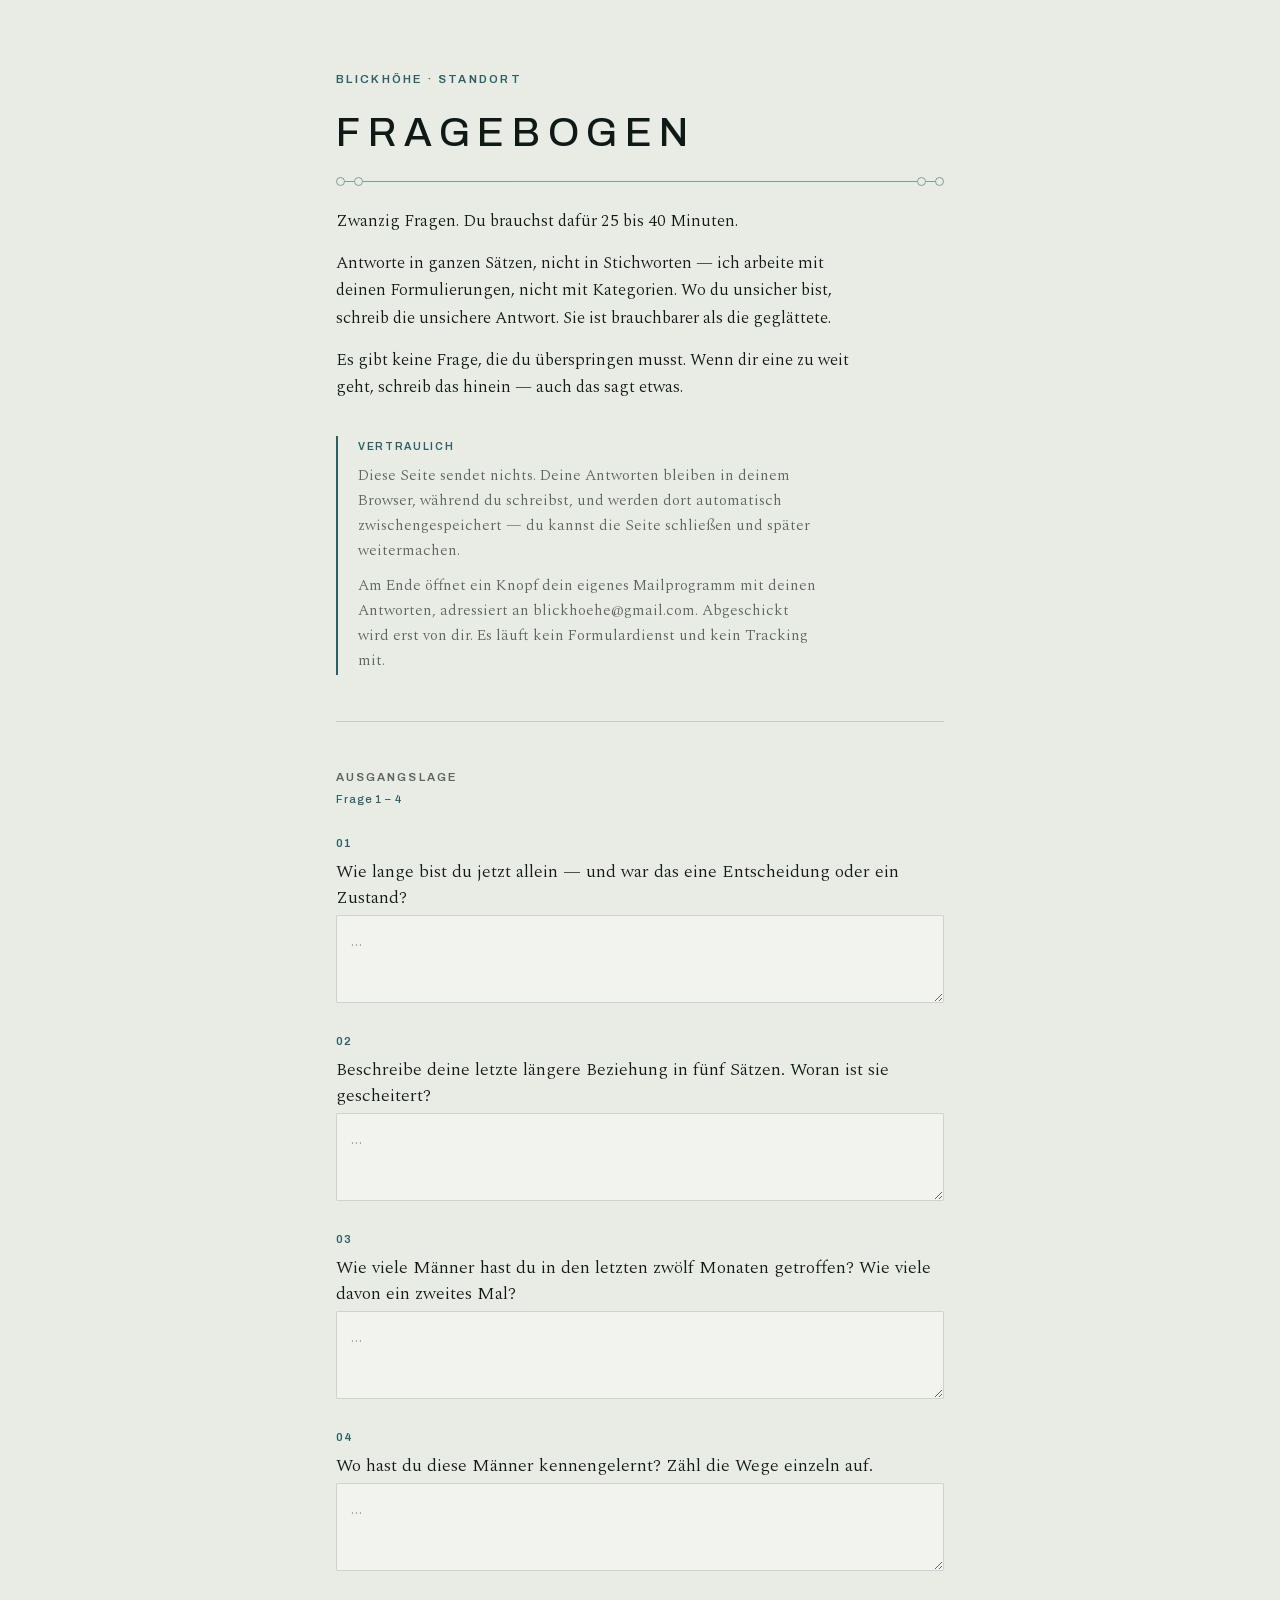
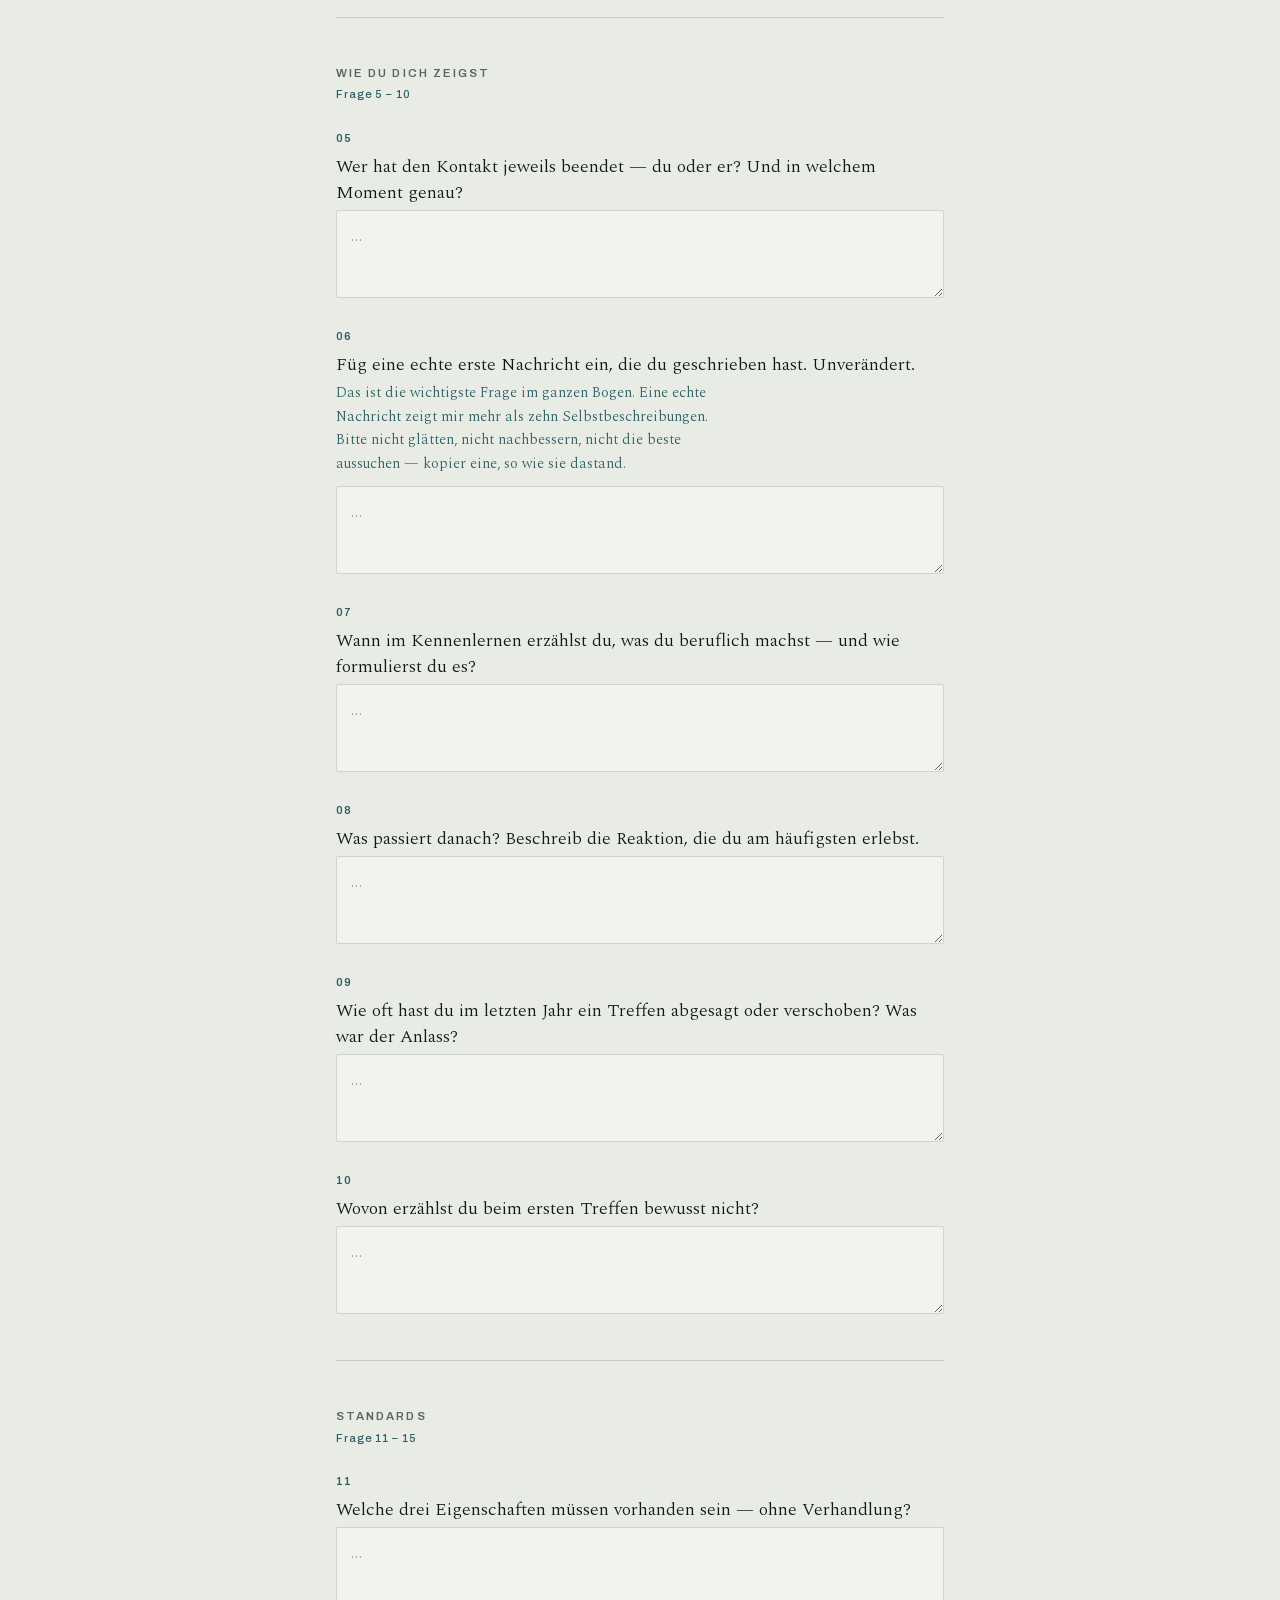
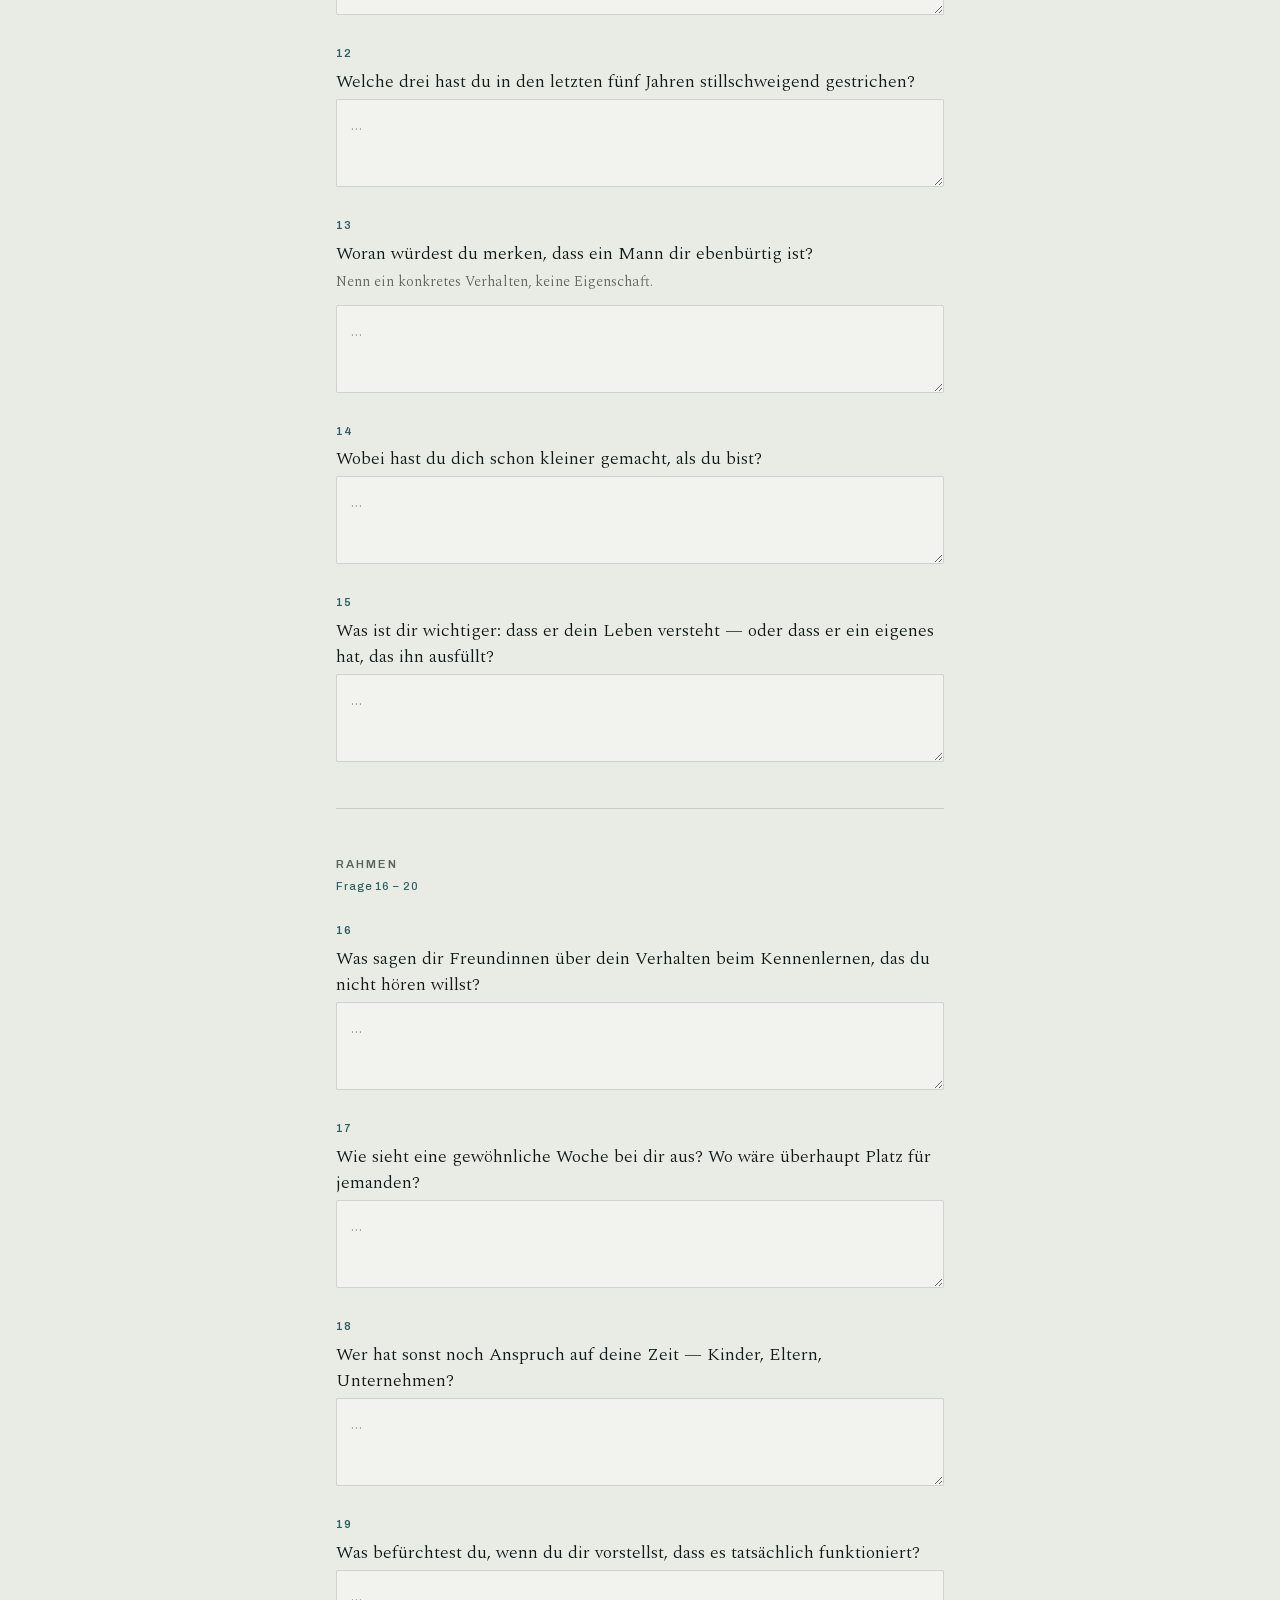
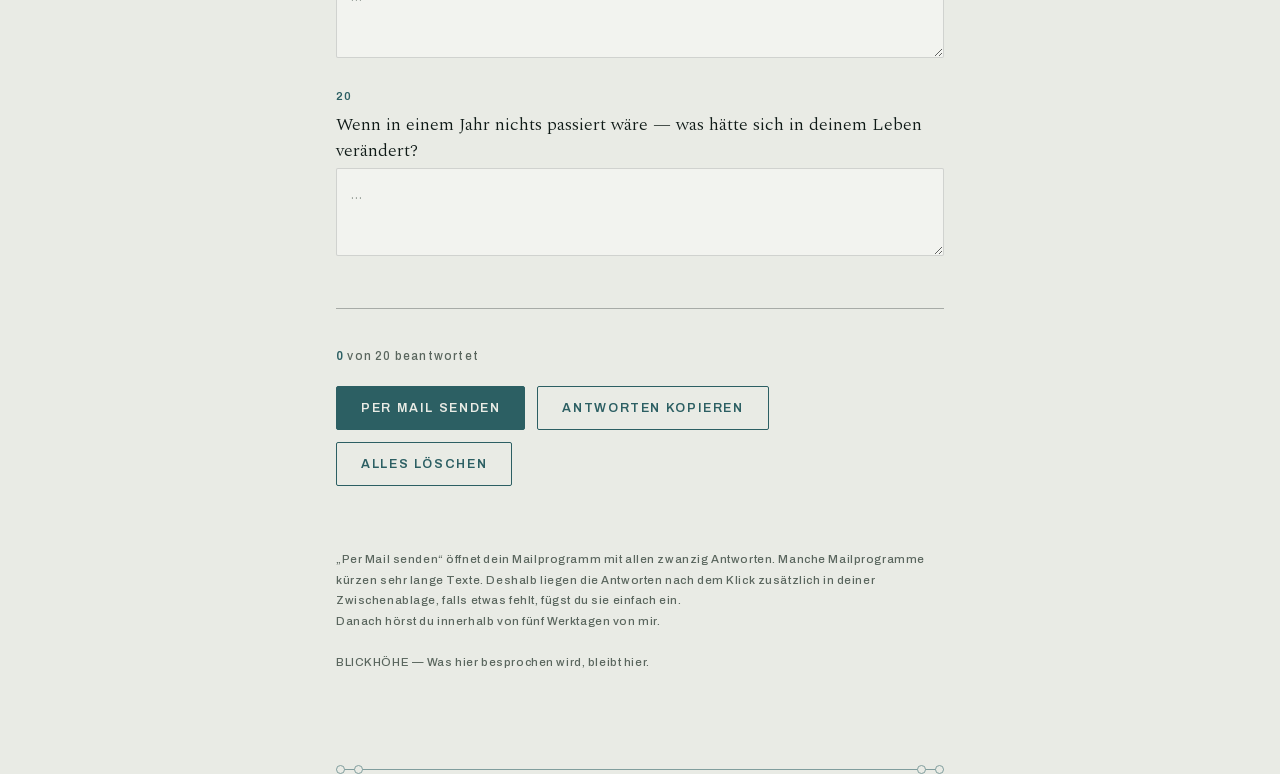
<file: standort/index.html>
<!DOCTYPE html>
<html lang="de">
<head>
<meta charset="utf-8">
<meta name="viewport" content="width=device-width, initial-scale=1">
<title>STANDORT — BLICKHÖHE</title>
<meta name="robots" content="noindex, nofollow">
<meta name="referrer" content="no-referrer">
<!-- Schriften selbst gehostet — beim Aufruf dieser Seite geht keine Verbindung zu Dritten. -->
<link rel="stylesheet" href="../schrift.css">
<style>
  *{box-sizing:border-box}
  html{color-scheme:light dark}
  img{max-width:100%}
  :root{
    --grund:#E9EBE5; --flaeche:#F2F3EF; --ink:#0F1A17; --gedaempft:#59655D;
    --akzent:#2C5F63; --linie:rgba(15,26,23,.15); --linie-stark:rgba(15,26,23,.3);
    --serif:"Spectral",Georgia,"Times New Roman",serif;
    --sans:"Archivo",system-ui,-apple-system,"Segoe UI",sans-serif;
  }
  @media (prefers-color-scheme: dark){
    :root:not([data-theme="light"]){
      --grund:#0F1A17; --flaeche:#1E332E; --ink:#E9EBE5; --gedaempft:#9AA79E;
      --akzent:#7FB0B2; --linie:rgba(154,167,158,.22); --linie-stark:rgba(154,167,158,.44);
    }
  }
  :root[data-theme="dark"]{
    --grund:#0F1A17; --flaeche:#1E332E; --ink:#E9EBE5; --gedaempft:#9AA79E;
    --akzent:#7FB0B2; --linie:rgba(154,167,158,.22); --linie-stark:rgba(154,167,158,.44);
  }

  *{box-sizing:border-box}
  body{background:var(--grund);color:var(--ink);font-family:var(--serif);
    font-weight:300;font-size:17px;line-height:1.62;margin:0}
  .bahn{max-width:660px;margin:0 auto;padding:0 26px}

  .zeichen{position:relative;height:1px;background:var(--akzent);opacity:.55}
  .zeichen i{position:absolute;top:-4px;width:9px;height:9px;border:1px solid var(--akzent);
    border-radius:50%;background:var(--grund);box-sizing:border-box}
  .zeichen i:nth-child(1){left:0} .zeichen i:nth-child(2){left:18px}
  .zeichen i:nth-child(3){right:18px} .zeichen i:nth-child(4){right:0}

  header{padding:70px 0 0}
  .augenbraue{font-family:var(--sans);font-size:11.5px;font-weight:600;letter-spacing:.2em;
    color:var(--akzent);margin:0 0 22px;text-transform:uppercase}
  h1{font-family:var(--sans);font-weight:500;font-size:clamp(26px,6.5vw,40px);
    letter-spacing:.19em;line-height:1.12;margin:0 0 26px}
  .intro{margin:26px 0 0}
  .intro p{margin:0 0 14px;max-width:60ch}

  .hinweis{border-left:2px solid var(--akzent);padding:2px 0 2px 20px;margin:34px 0 0}
  .hinweis .kopf{font-family:var(--sans);font-size:10.5px;font-weight:600;letter-spacing:.16em;
    text-transform:uppercase;color:var(--akzent);margin:0 0 8px}
  .hinweis p{font-size:15.5px;margin:0 0 10px;color:var(--gedaempft);max-width:58ch}
  .hinweis p:last-child{margin:0}

  .gruppe{padding:46px 0 0;border-top:1px solid var(--linie);margin-top:46px}
  .gruppe h2{font-family:var(--sans);font-size:11.5px;font-weight:600;letter-spacing:.18em;
    text-transform:uppercase;color:var(--gedaempft);margin:0 0 4px}
  .gruppe .zahlen{font-family:var(--sans);font-size:11px;font-weight:500;letter-spacing:.08em;
    color:var(--akzent);font-variant-numeric:tabular-nums;margin:0 0 26px}

  .frage{margin:0 0 30px}
  .frage .nr{font-family:var(--sans);font-size:11px;font-weight:600;letter-spacing:.12em;
    color:var(--akzent);font-variant-numeric:tabular-nums;display:block;margin-bottom:6px}
  .frage label{display:block;font-size:18px;line-height:1.45;margin:0 0 4px;cursor:pointer}
  .frage .zusatz{font-size:14.5px;color:var(--gedaempft);margin:0 0 10px;max-width:56ch}
  .frage.wichtig .zusatz{color:var(--akzent)}
  textarea{width:100%;min-height:88px;background:var(--flaeche);color:var(--ink);
    border:1px solid var(--linie);border-radius:2px;padding:13px 14px;
    font-family:var(--serif);font-weight:300;font-size:16.5px;line-height:1.55;
    resize:vertical;outline:none;display:block}
  textarea:focus{border-color:var(--akzent);box-shadow:0 0 0 2px color-mix(in srgb,var(--akzent) 22%,transparent)}
  textarea::placeholder{color:var(--gedaempft);opacity:.65}

  .fuss{border-top:1px solid var(--linie-stark);margin-top:52px;padding:38px 0 96px}
  .stand{font-family:var(--sans);font-size:12px;font-weight:500;letter-spacing:.1em;
    color:var(--gedaempft);font-variant-numeric:tabular-nums;margin:0 0 20px}
  .stand b{color:var(--akzent);font-weight:600}
  .knopfreihe{display:flex;flex-wrap:wrap;gap:12px;align-items:center}
  button{font-family:var(--sans);font-size:12.5px;font-weight:600;letter-spacing:.13em;
    text-transform:uppercase;padding:14px 24px;border-radius:2px;cursor:pointer;
    border:1px solid var(--akzent);background:var(--akzent);color:var(--grund)}
  button.leise{background:transparent;color:var(--akzent)}
  button:focus-visible{outline:2px solid var(--akzent);outline-offset:3px}
  button:hover{opacity:.86}
  .rueckmeldung{font-family:var(--sans);font-size:12px;letter-spacing:.05em;
    color:var(--akzent);margin:16px 0 0;min-height:1.4em}
  .fussnote{color:var(--gedaempft);font-family:var(--sans);font-size:11.5px;
    letter-spacing:.05em;line-height:1.8;margin:30px 0 0}
  @media(prefers-reduced-motion:reduce){*{transition:none!important}}
</style>
</head>
<body>

<div class="bahn">

<header>
  <p class="augenbraue">BLICKHÖHE · STANDORT</p>
  <h1>FRAGEBOGEN</h1>
  <div class="zeichen"><i></i><i></i><i></i><i></i></div>

  <div class="intro">
    <p>Zwanzig Fragen. Du brauchst dafür 25 bis 40 Minuten.</p>
    <p>Antworte in ganzen Sätzen, nicht in Stichworten — ich arbeite mit deinen Formulierungen, nicht mit Kategorien. Wo du unsicher bist, schreib die unsichere Antwort. Sie ist brauchbarer als die geglättete.</p>
    <p>Es gibt keine Frage, die du überspringen musst. Wenn dir eine zu weit geht, schreib das hinein — auch das sagt etwas.</p>
  </div>

  <div class="hinweis">
    <p class="kopf">Vertraulich</p>
    <p>Diese Seite sendet nichts. Deine Antworten bleiben in deinem Browser, während du schreibst, und werden dort automatisch zwischengespeichert — du kannst die Seite schließen und später weitermachen.</p>
    <p>Am Ende öffnet ein Knopf dein eigenes Mailprogramm mit deinen Antworten, adressiert an blickhoehe@gmail.com. Abgeschickt wird erst von dir. Es läuft kein Formulardienst und kein Tracking mit.</p>
  </div>
</header>

<div class="gruppe">
  <h2>Ausgangslage</h2>
  <p class="zahlen">Frage 1 – 4</p>

  <div class="frage">
    <span class="nr">01</span>
    <label for="f1">Wie lange bist du jetzt allein — und war das eine Entscheidung oder ein Zustand?</label>
    <textarea id="f1" placeholder="…"></textarea>
  </div>
  <div class="frage">
    <span class="nr">02</span>
    <label for="f2">Beschreibe deine letzte längere Beziehung in fünf Sätzen. Woran ist sie gescheitert?</label>
    <textarea id="f2" placeholder="…"></textarea>
  </div>
  <div class="frage">
    <span class="nr">03</span>
    <label for="f3">Wie viele Männer hast du in den letzten zwölf Monaten getroffen? Wie viele davon ein zweites Mal?</label>
    <textarea id="f3" placeholder="…"></textarea>
  </div>
  <div class="frage">
    <span class="nr">04</span>
    <label for="f4">Wo hast du diese Männer kennengelernt? Zähl die Wege einzeln auf.</label>
    <textarea id="f4" placeholder="…"></textarea>
  </div>
</div>

<div class="gruppe">
  <h2>Wie du dich zeigst</h2>
  <p class="zahlen">Frage 5 – 10</p>

  <div class="frage">
    <span class="nr">05</span>
    <label for="f5">Wer hat den Kontakt jeweils beendet — du oder er? Und in welchem Moment genau?</label>
    <textarea id="f5" placeholder="…"></textarea>
  </div>
  <div class="frage wichtig">
    <span class="nr">06</span>
    <label for="f6">Füg eine echte erste Nachricht ein, die du geschrieben hast. Unverändert.</label>
    <p class="zusatz">Das ist die wichtigste Frage im ganzen Bogen. Eine echte Nachricht zeigt mir mehr als zehn Selbstbeschreibungen. Bitte nicht glätten, nicht nachbessern, nicht die beste aussuchen — kopier eine, so wie sie dastand.</p>
    <textarea id="f6" placeholder="…"></textarea>
  </div>
  <div class="frage">
    <span class="nr">07</span>
    <label for="f7">Wann im Kennenlernen erzählst du, was du beruflich machst — und wie formulierst du es?</label>
    <textarea id="f7" placeholder="…"></textarea>
  </div>
  <div class="frage">
    <span class="nr">08</span>
    <label for="f8">Was passiert danach? Beschreib die Reaktion, die du am häufigsten erlebst.</label>
    <textarea id="f8" placeholder="…"></textarea>
  </div>
  <div class="frage">
    <span class="nr">09</span>
    <label for="f9">Wie oft hast du im letzten Jahr ein Treffen abgesagt oder verschoben? Was war der Anlass?</label>
    <textarea id="f9" placeholder="…"></textarea>
  </div>
  <div class="frage">
    <span class="nr">10</span>
    <label for="f10">Wovon erzählst du beim ersten Treffen bewusst nicht?</label>
    <textarea id="f10" placeholder="…"></textarea>
  </div>
</div>

<div class="gruppe">
  <h2>Standards</h2>
  <p class="zahlen">Frage 11 – 15</p>

  <div class="frage">
    <span class="nr">11</span>
    <label for="f11">Welche drei Eigenschaften müssen vorhanden sein — ohne Verhandlung?</label>
    <textarea id="f11" placeholder="…"></textarea>
  </div>
  <div class="frage">
    <span class="nr">12</span>
    <label for="f12">Welche drei hast du in den letzten fünf Jahren stillschweigend gestrichen?</label>
    <textarea id="f12" placeholder="…"></textarea>
  </div>
  <div class="frage">
    <span class="nr">13</span>
    <label for="f13">Woran würdest du merken, dass ein Mann dir ebenbürtig ist?</label>
    <p class="zusatz">Nenn ein konkretes Verhalten, keine Eigenschaft.</p>
    <textarea id="f13" placeholder="…"></textarea>
  </div>
  <div class="frage">
    <span class="nr">14</span>
    <label for="f14">Wobei hast du dich schon kleiner gemacht, als du bist?</label>
    <textarea id="f14" placeholder="…"></textarea>
  </div>
  <div class="frage">
    <span class="nr">15</span>
    <label for="f15">Was ist dir wichtiger: dass er dein Leben versteht — oder dass er ein eigenes hat, das ihn ausfüllt?</label>
    <textarea id="f15" placeholder="…"></textarea>
  </div>
</div>

<div class="gruppe">
  <h2>Rahmen</h2>
  <p class="zahlen">Frage 16 – 20</p>

  <div class="frage">
    <span class="nr">16</span>
    <label for="f16">Was sagen dir Freundinnen über dein Verhalten beim Kennenlernen, das du nicht hören willst?</label>
    <textarea id="f16" placeholder="…"></textarea>
  </div>
  <div class="frage">
    <span class="nr">17</span>
    <label for="f17">Wie sieht eine gewöhnliche Woche bei dir aus? Wo wäre überhaupt Platz für jemanden?</label>
    <textarea id="f17" placeholder="…"></textarea>
  </div>
  <div class="frage">
    <span class="nr">18</span>
    <label for="f18">Wer hat sonst noch Anspruch auf deine Zeit — Kinder, Eltern, Unternehmen?</label>
    <textarea id="f18" placeholder="…"></textarea>
  </div>
  <div class="frage">
    <span class="nr">19</span>
    <label for="f19">Was befürchtest du, wenn du dir vorstellst, dass es tatsächlich funktioniert?</label>
    <textarea id="f19" placeholder="…"></textarea>
  </div>
  <div class="frage">
    <span class="nr">20</span>
    <label for="f20">Wenn in einem Jahr nichts passiert wäre — was hätte sich in deinem Leben verändert?</label>
    <textarea id="f20" placeholder="…"></textarea>
  </div>
</div>

<div class="fuss">
  <p class="stand"><b id="beantwortet">0</b> von 20 beantwortet</p>
  <div class="knopfreihe">
    <button id="mailen" type="button">Per Mail senden</button>
    <button id="kopieren" class="leise" type="button">Antworten kopieren</button>
    <button id="leeren" class="leise" type="button">Alles löschen</button>
  </div>
  <p class="rueckmeldung" id="rueckmeldung"></p>
  <p class="fussnote">
    „Per Mail senden“ öffnet dein Mailprogramm mit allen zwanzig Antworten. Manche Mailprogramme kürzen sehr lange Texte. Deshalb liegen die Antworten nach dem Klick zusätzlich in deiner Zwischenablage, falls etwas fehlt, fügst du sie einfach ein.<br>
    Danach hörst du innerhalb von fünf Werktagen von mir.<br><br>
    BLICKHÖHE — Was hier besprochen wird, bleibt hier.
  </p>
</div>

<div class="zeichen"><i></i><i></i><i></i><i></i></div>

</div>

<script>
(function(){
  var SCHLUESSEL = "blickhoehe-standort-v1";
  var felder = [];
  for (var i = 1; i <= 20; i++) felder.push(document.getElementById("f" + i));

  function lesen(){
    try { return JSON.parse(localStorage.getItem(SCHLUESSEL) || "{}"); }
    catch (e) { return {}; }
  }
  function sichern(){
    var d = {};
    felder.forEach(function(el, i){ if (el.value.trim()) d["f" + (i+1)] = el.value; });
    try { localStorage.setItem(SCHLUESSEL, JSON.stringify(d)); } catch (e) {}
  }
  function zaehlen(){
    var n = felder.filter(function(el){ return el.value.trim().length > 0; }).length;
    document.getElementById("beantwortet").textContent = n;
  }
  function wachsen(el){
    el.style.height = "auto";
    el.style.height = Math.max(88, el.scrollHeight + 2) + "px";
  }

  var gespeichert = lesen();
  felder.forEach(function(el, i){
    var wert = gespeichert["f" + (i+1)];
    if (wert) el.value = wert;
    wachsen(el);
    el.addEventListener("input", function(){ wachsen(el); zaehlen(); sichern(); });
  });
  zaehlen();

  var fragen = [];
  document.querySelectorAll(".frage label").forEach(function(l){ fragen.push(l.textContent.trim()); });

  function melden(text){
    var r = document.getElementById("rueckmeldung");
    r.textContent = text;
    setTimeout(function(){ if (r.textContent === text) r.textContent = ""; }, 15000);
  }

  var ADRESSE = "blickhoehe@gmail.com";
  var BETREFF = "STANDORT — Fragebogen";

  function antworten(){
    var zeilen = [BETREFF, ""];
    felder.forEach(function(el, i){
      zeilen.push((i+1) + ". " + fragen[i]);
      zeilen.push(el.value.trim() || "(nicht beantwortet)");
      zeilen.push("");
    });
    return zeilen.join("\n");
  }

  // Legt den Text in die Zwischenablage. Ruft danach fertig(true|false) auf.
  function kopieren(text, fertig){
    function ersatz(){
      var t = document.createElement("textarea");
      t.value = text; t.style.position = "fixed"; t.style.opacity = "0";
      document.body.appendChild(t); t.select();
      var ok = false;
      try { ok = document.execCommand("copy"); } catch (e) { ok = false; }
      document.body.removeChild(t);
      fertig(ok);
    }
    if (navigator.clipboard && navigator.clipboard.writeText) {
      navigator.clipboard.writeText(text).then(function(){ fertig(true); }, ersatz);
    } else { ersatz(); }
  }

  // Mail- und Handy-Programme auf Apple und Android öffnen auch lange Adressen.
  // Erst darüber wird die Mail ohne Antworten geöffnet; die Zwischenablage ist immer gefüllt.
  var MAX_ADRESSE = 24000;

  function mailAdresse(body){
    return "mailto:" + ADRESSE + "?subject=" + encodeURIComponent(BETREFF) + "&body=" + encodeURIComponent(body);
  }

  document.getElementById("mailen").addEventListener("click", function(){
    var text = antworten();
    kopieren(text, function(kopiert){
      var voll = mailAdresse(text);
      if (voll.length <= MAX_ADRESSE) {
        window.location.href = voll;
        melden(kopiert
          ? "Dein Mailprogramm öffnet sich mit deinen Antworten. Fehlt etwas oder öffnet sich nichts: Sie sind kopiert, schreib an " + ADRESSE + " und füg sie ein."
          : "Dein Mailprogramm öffnet sich mit deinen Antworten. Öffnet sich nichts: Nutze „Antworten kopieren“ und schreib an " + ADRESSE + ".");
      } else if (kopiert) {
        window.location.href = mailAdresse("Meine Antworten sind lang und liegen in der Zwischenablage. Ich füge sie hier ein:\n\n");
        melden("Mailprogramm öffnet sich. Deine Antworten sind kopiert, füg sie in die Mail ein.");
      } else {
        window.location.href = mailAdresse("Meine Antworten:\n\n");
        melden("Mailprogramm öffnet sich. Kopier deine Antworten mit dem Knopf daneben und füg sie ein.");
      }
    });
  });

  document.getElementById("kopieren").addEventListener("click", function(){
    kopieren(antworten(), function(ok){
      melden(ok ? "Kopiert. Füg sie in eine Mail an " + ADRESSE + " ein."
                : "Kopieren hat nicht geklappt. Markier den Text von Hand.");
    });
  });

  document.getElementById("leeren").addEventListener("click", function(){
    if (!confirm("Alle Antworten auf dieser Seite löschen? Das lässt sich nicht rückgängig machen.")) return;
    felder.forEach(function(el){ el.value = ""; wachsen(el); });
    try { localStorage.removeItem(SCHLUESSEL); } catch (e) {}
    zaehlen();
    melden("Gelöscht.");
  });
})();
</script>
</body>
</html>
</file>
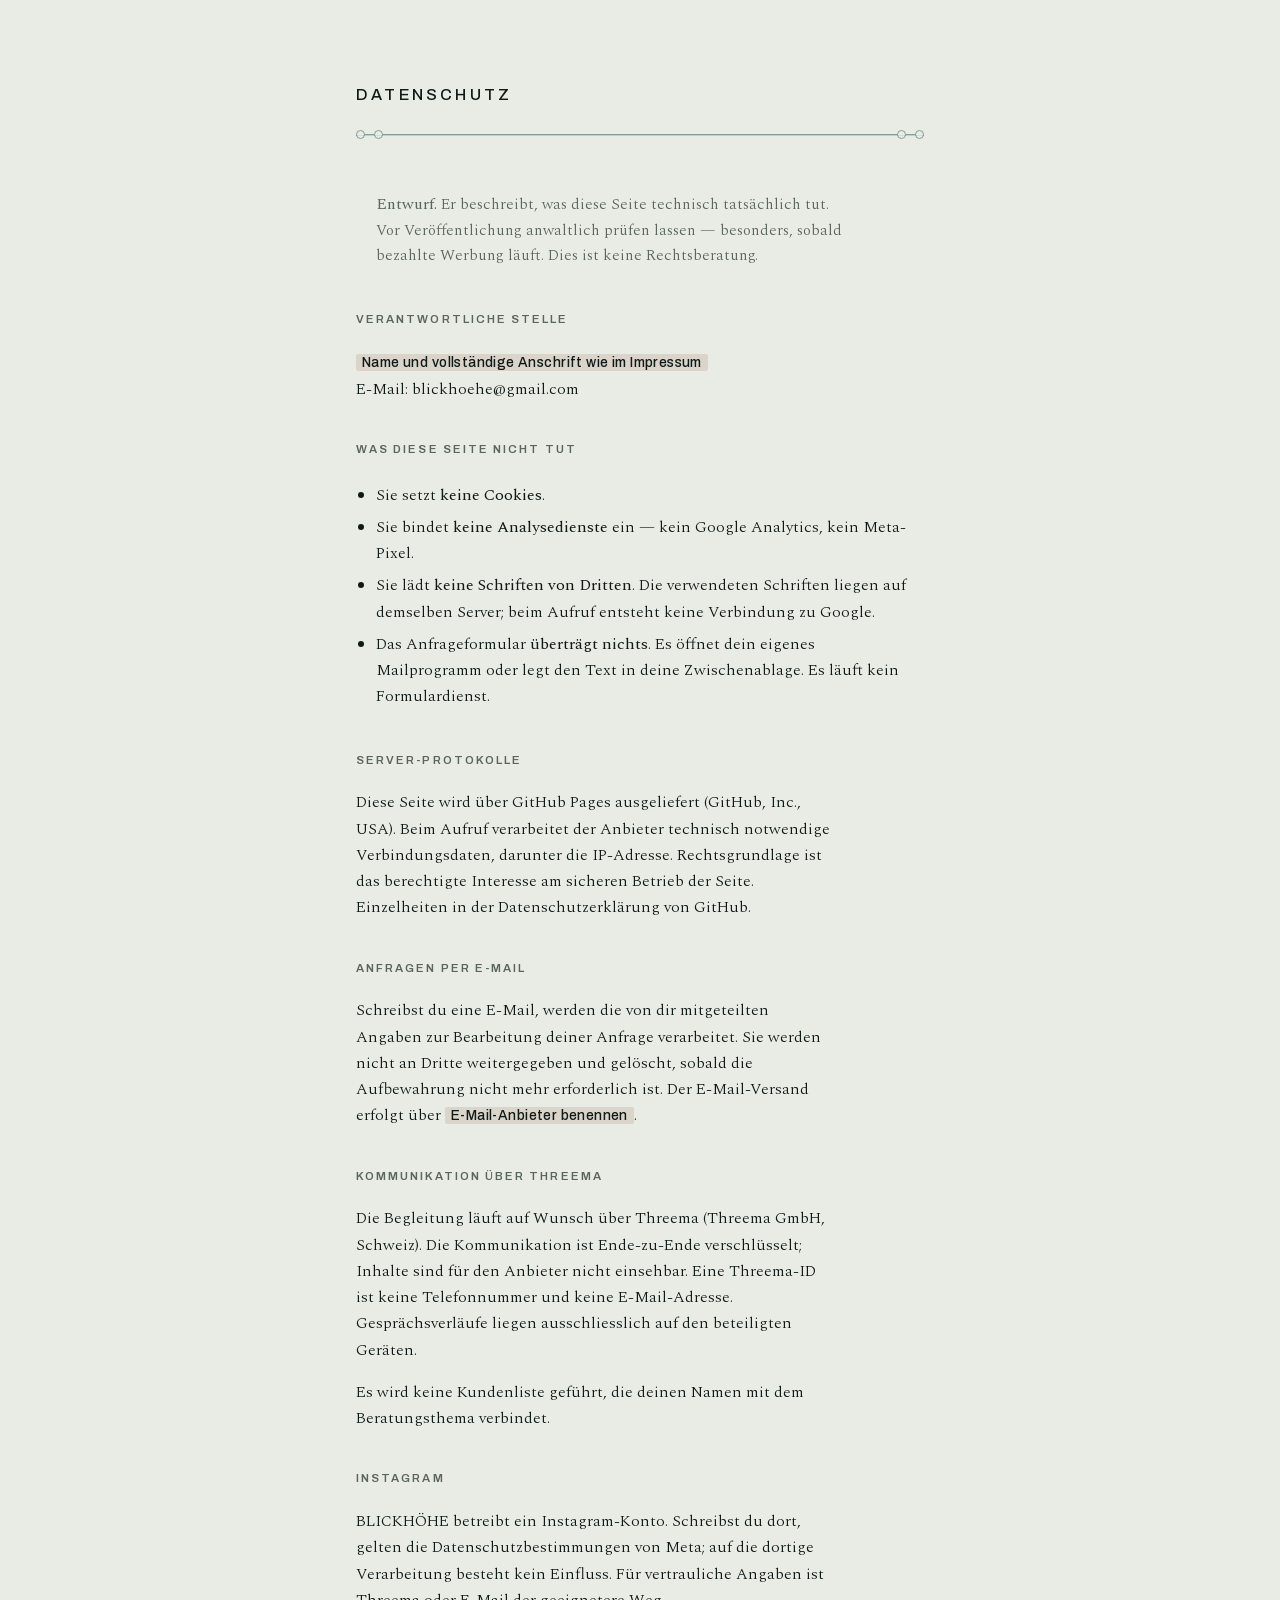
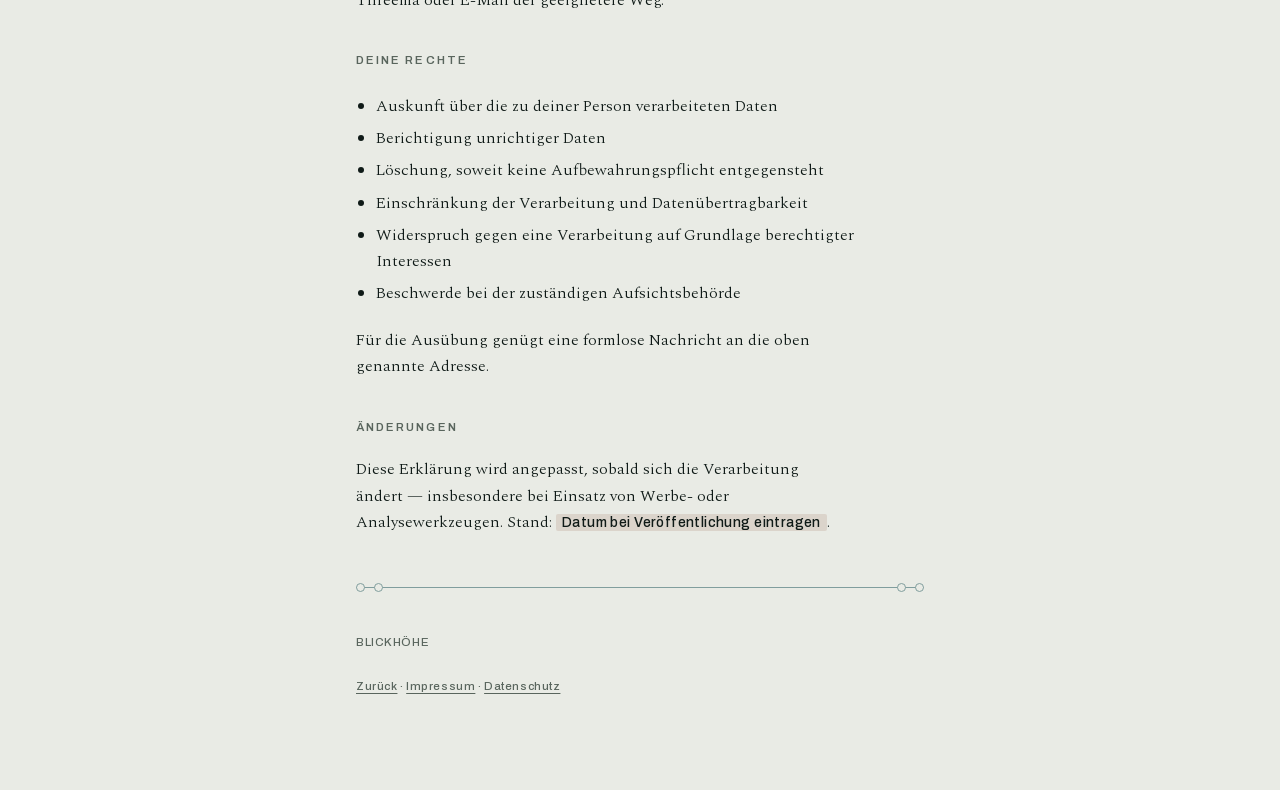
<file: datenschutz.html>
<!DOCTYPE html>
<html lang="de">
<head>
<meta charset="utf-8">
<meta name="viewport" content="width=device-width, initial-scale=1">
<title>Datenschutz — BLICKHÖHE</title>
<meta name="robots" content="noindex">
<style>
/* Schriften selbst gehostet — keine Verbindung zu Google beim Aufruf. */
@font-face{font-family:'Archivo';font-style:normal;font-weight:500;
  font-display:swap;src:url(schrift/archivo-500-latin-ext.woff2) format('woff2');
  unicode-range:U+0100-02BA, U+02BD-02C5, U+02C7-02CC, U+02CE-02D7, U+02DD-02FF, U+0304, U+0308, U+0329, U+1D00-1DBF, U+1E00-1E9F, U+1EF2-1EFF, U+2020, U+20A0-20AB, U+20AD-20C0, U+2113, U+2C60-2C7F, U+A720-A7FF;}
@font-face{font-family:'Archivo';font-style:normal;font-weight:500;
  font-display:swap;src:url(schrift/archivo-500-latin.woff2) format('woff2');
  unicode-range:U+0000-00FF, U+0131, U+0152-0153, U+02BB-02BC, U+02C6, U+02DA, U+02DC, U+0304, U+0308, U+0329, U+2000-206F, U+20AC, U+2122, U+2191, U+2193, U+2212, U+2215, U+FEFF, U+FFFD;}
@font-face{font-family:'Archivo';font-style:normal;font-weight:600;
  font-display:swap;src:url(schrift/archivo-600-latin-ext.woff2) format('woff2');
  unicode-range:U+0100-02BA, U+02BD-02C5, U+02C7-02CC, U+02CE-02D7, U+02DD-02FF, U+0304, U+0308, U+0329, U+1D00-1DBF, U+1E00-1E9F, U+1EF2-1EFF, U+2020, U+20A0-20AB, U+20AD-20C0, U+2113, U+2C60-2C7F, U+A720-A7FF;}
@font-face{font-family:'Archivo';font-style:normal;font-weight:600;
  font-display:swap;src:url(schrift/archivo-600-latin.woff2) format('woff2');
  unicode-range:U+0000-00FF, U+0131, U+0152-0153, U+02BB-02BC, U+02C6, U+02DA, U+02DC, U+0304, U+0308, U+0329, U+2000-206F, U+20AC, U+2122, U+2191, U+2193, U+2212, U+2215, U+FEFF, U+FFFD;}
@font-face{font-family:'Spectral';font-style:normal;font-weight:300;
  font-display:swap;src:url(schrift/spectral-300-latin-ext.woff2) format('woff2');
  unicode-range:U+0100-02BA, U+02BD-02C5, U+02C7-02CC, U+02CE-02D7, U+02DD-02FF, U+0304, U+0308, U+0329, U+1D00-1DBF, U+1E00-1E9F, U+1EF2-1EFF, U+2020, U+20A0-20AB, U+20AD-20C0, U+2113, U+2C60-2C7F, U+A720-A7FF;}
@font-face{font-family:'Spectral';font-style:normal;font-weight:300;
  font-display:swap;src:url(schrift/spectral-300-latin.woff2) format('woff2');
  unicode-range:U+0000-00FF, U+0131, U+0152-0153, U+02BB-02BC, U+02C6, U+02DA, U+02DC, U+0304, U+0308, U+0329, U+2000-206F, U+20AC, U+2122, U+2191, U+2193, U+2212, U+2215, U+FEFF, U+FFFD;}
@font-face{font-family:'Spectral';font-style:normal;font-weight:400;
  font-display:swap;src:url(schrift/spectral-400-latin-ext.woff2) format('woff2');
  unicode-range:U+0100-02BA, U+02BD-02C5, U+02C7-02CC, U+02CE-02D7, U+02DD-02FF, U+0304, U+0308, U+0329, U+1D00-1DBF, U+1E00-1E9F, U+1EF2-1EFF, U+2020, U+20A0-20AB, U+20AD-20C0, U+2113, U+2C60-2C7F, U+A720-A7FF;}
@font-face{font-family:'Spectral';font-style:normal;font-weight:400;
  font-display:swap;src:url(schrift/spectral-400-latin.woff2) format('woff2');
  unicode-range:U+0000-00FF, U+0131, U+0152-0153, U+02BB-02BC, U+02C6, U+02DA, U+02DC, U+0304, U+0308, U+0329, U+2000-206F, U+20AC, U+2122, U+2191, U+2193, U+2212, U+2215, U+FEFF, U+FFFD;}

  html{-webkit-text-size-adjust:100%}
  img{max-width:100%}

  :root{
    --grund:#E9EBE5; --flaeche:#F2F3EF; --ink:#0F1A17; --gedaempft:#59655D;
    --akzent:#2C5F63; --linie:rgba(15,26,23,.15); --linie-stark:rgba(15,26,23,.3);
    --serif:"Spectral",Georgia,"Times New Roman",serif;
    --sans:"Archivo",system-ui,-apple-system,"Segoe UI",sans-serif;
  }
  @media (prefers-color-scheme: dark){
    :root:not([data-theme="light"]){
      --grund:#0F1A17; --flaeche:#1E332E; --ink:#E9EBE5; --gedaempft:#9AA79E;
      --akzent:#7FB0B2; --linie:rgba(154,167,158,.22); --linie-stark:rgba(154,167,158,.44);
    }
  }
  :root[data-theme="dark"]{
    --grund:#0F1A17; --flaeche:#1E332E; --ink:#E9EBE5; --gedaempft:#9AA79E;
    --akzent:#7FB0B2; --linie:rgba(154,167,158,.22); --linie-stark:rgba(154,167,158,.44);
  }
  *{box-sizing:border-box}
  body{background:var(--grund);color:var(--ink);font-family:var(--serif);
    font-weight:300;font-size:17.5px;line-height:1.64;margin:0}
  .bahn{max-width:620px;margin:0 auto;padding:0 26px}

  .zeichen{position:relative;height:1px;background:var(--akzent);opacity:.55}
  .zeichen i{position:absolute;top:-4px;width:9px;height:9px;border:1px solid var(--akzent);
    border-radius:50%;background:var(--grund);box-sizing:border-box}
  .zeichen i:nth-child(1){left:0} .zeichen i:nth-child(2){left:18px}
  .zeichen i:nth-child(3){right:18px} .zeichen i:nth-child(4){right:0}

  header{padding:82px 0 0}
  .marke{font-family:var(--sans);font-weight:500;font-size:clamp(24px,6.5vw,34px);
    letter-spacing:.2em;margin:0 0 26px}
  h1{font-size:clamp(27px,6.4vw,38px);font-weight:400;line-height:1.3;
    margin:34px 0 0;max-width:19ch;text-wrap:balance}

  section{padding:52px 0;border-top:1px solid var(--linie)}
  h2{font-family:var(--sans);font-size:11.5px;font-weight:600;letter-spacing:.18em;
    text-transform:uppercase;color:var(--gedaempft);margin:0 0 20px}
  p{margin:0 0 16px;max-width:60ch}
  p:last-child{margin-bottom:0}
  strong{font-weight:500}
  .lead{font-size:20px;line-height:1.55;color:var(--ink)}

  .saetze{list-style:none;margin:0;padding:0}
  .saetze li{padding:14px 0;border-bottom:1px solid var(--linie);font-size:18px;line-height:1.45}
  .saetze li:last-child{border-bottom:none}
  .saetze li::before{content:"";display:inline-block;width:15px;height:1px;
    background:var(--akzent);vertical-align:middle;margin-right:14px}

  .schritte{list-style:none;margin:0;padding:0;counter-reset:s}
  .schritte li{counter-increment:s;padding:20px 0 20px 52px;position:relative;
    border-top:1px solid var(--linie)}
  .schritte li:first-child{border-top:none}
  .schritte li::before{content:counter(s);position:absolute;left:0;top:22px;
    font-family:var(--sans);font-size:11px;font-weight:600;letter-spacing:.1em;color:var(--akzent)}
  .schritte b{display:block;font-weight:500;font-size:19px;margin-bottom:4px}
  .schritte span{color:var(--gedaempft);font-size:16px;line-height:1.5}

  .grenze{border-left:2px solid var(--akzent);padding:2px 0 2px 22px}
  .grenze p{font-size:16.5px;color:var(--gedaempft)}
  .grenze p:first-child{color:var(--ink)}

  .kontakt{background:var(--flaeche);padding:34px 30px;margin-top:8px}
  .kontakt .code{font-family:var(--sans);font-size:clamp(30px,9vw,44px);font-weight:600;
    letter-spacing:.22em;color:var(--akzent);margin:0 0 14px;line-height:1}
  .kontakt p{font-size:16.5px;margin-bottom:0;color:var(--gedaempft)}
  .kontakt p.stark{color:var(--ink);font-size:18px;margin-bottom:14px}

  footer{padding:44px 0 92px;color:var(--gedaempft);font-family:var(--sans);
    font-size:11.5px;letter-spacing:.05em;line-height:1.9}
  a{color:var(--akzent)}

  .anfrageform{background:var(--flaeche);padding:28px 26px;display:grid;
    grid-template-columns:1fr 1fr;gap:18px 20px}
  @media(max-width:560px){.anfrageform{grid-template-columns:1fr}}
  .af-breit{grid-column:1/-1}
  .af-feld label{display:block;font-family:var(--sans);font-size:9.5px;font-weight:600;
    letter-spacing:.13em;text-transform:uppercase;color:var(--gedaempft);margin-bottom:6px}
  .af-feld input,.af-feld textarea{width:100%;background:transparent;color:var(--ink);
    border:none;border-bottom:1px solid var(--linie-stark);padding:5px 0;outline:none;
    font-family:var(--serif);font-weight:300;font-size:17px;line-height:1.5;resize:vertical}
  .af-feld input:focus,.af-feld textarea:focus{border-bottom-color:var(--akzent)}
  .af-knopfe{grid-column:1/-1;display:flex;flex-wrap:wrap;gap:12px;margin-top:6px}
  .anfrageform button{font-family:var(--sans);font-size:12px;font-weight:600;letter-spacing:.13em;
    text-transform:uppercase;padding:13px 24px;border-radius:2px;cursor:pointer;
    border:1px solid var(--akzent);background:var(--akzent);color:var(--grund)}
  .anfrageform button.leise{background:transparent;color:var(--akzent)}
  .anfrageform button:focus-visible{outline:2px solid var(--akzent);outline-offset:3px}
  .af-meldung{grid-column:1/-1;font-family:var(--sans);font-size:11.5px;letter-spacing:.05em;
    color:var(--akzent);min-height:1.2em;margin:0}
  .af-hinweis{grid-column:1/-1;font-size:14.5px;color:var(--gedaempft);margin:0;max-width:58ch}
  footer a{color:var(--gedaempft);text-decoration:underline;text-underline-offset:3px}
  footer a:hover{color:var(--akzent)}
</style>
</head>
<body>
<style>
  .platzhalter{background:rgba(138,75,42,.14);padding:1px 6px;border-radius:2px;
    font-family:var(--sans);font-size:.86em;letter-spacing:.03em}
  .rechtstext h2{margin-top:38px}
  .rechtstext p, .rechtstext li{font-size:16px}
  .rechtstext ul{padding-left:20px;max-width:62ch}
  .rechtstext li{padding:3px 0}
  .warnkasten{border-left:2px solid var(--warn);padding:4px 0 4px 20px;margin:0 0 34px}
  .warnkasten p{font-size:15.5px;color:var(--gedaempft);max-width:60ch}
</style>

<div class="bahn rechtstext">
<header>
  <p class="marke">DATENSCHUTZ</p>
  <div class="zeichen"><i></i><i></i><i></i><i></i></div>
</header>

<section>
  <div class="warnkasten">
    <p><strong>Entwurf.</strong> Er beschreibt, was diese Seite technisch tatsächlich tut. Vor Veröffentlichung anwaltlich prüfen lassen — besonders, sobald bezahlte Werbung läuft. Dies ist keine Rechtsberatung.</p>
  </div>

  <h2>Verantwortliche Stelle</h2>
  <p>
    <span class="platzhalter">Name und vollständige Anschrift wie im Impressum</span><br>
    E-Mail: blickhoehe@gmail.com
  </p>

  <h2>Was diese Seite nicht tut</h2>
  <ul>
    <li>Sie setzt <strong>keine Cookies</strong>.</li>
    <li>Sie bindet <strong>keine Analysedienste</strong> ein — kein Google Analytics, kein Meta-Pixel.</li>
    <li>Sie lädt <strong>keine Schriften von Dritten</strong>. Die verwendeten Schriften liegen auf demselben Server; beim Aufruf entsteht keine Verbindung zu Google.</li>
    <li>Das Anfrageformular <strong>überträgt nichts</strong>. Es öffnet dein eigenes Mailprogramm oder legt den Text in deine Zwischenablage. Es läuft kein Formulardienst.</li>
  </ul>

  <h2>Server-Protokolle</h2>
  <p>Diese Seite wird über GitHub Pages ausgeliefert (GitHub, Inc., USA). Beim Aufruf verarbeitet der Anbieter technisch notwendige Verbindungsdaten, darunter die IP-Adresse. Rechtsgrundlage ist das berechtigte Interesse am sicheren Betrieb der Seite. Einzelheiten in der Datenschutzerklärung von GitHub.</p>

  <h2>Anfragen per E-Mail</h2>
  <p>Schreibst du eine E-Mail, werden die von dir mitgeteilten Angaben zur Bearbeitung deiner Anfrage verarbeitet. Sie werden nicht an Dritte weitergegeben und gelöscht, sobald die Aufbewahrung nicht mehr erforderlich ist. Der E-Mail-Versand erfolgt über <span class="platzhalter">E-Mail-Anbieter benennen</span>.</p>

  <h2>Kommunikation über Threema</h2>
  <p>Die Begleitung läuft auf Wunsch über Threema (Threema GmbH, Schweiz). Die Kommunikation ist Ende-zu-Ende verschlüsselt; Inhalte sind für den Anbieter nicht einsehbar. Eine Threema-ID ist keine Telefonnummer und keine E-Mail-Adresse. Gesprächsverläufe liegen ausschliesslich auf den beteiligten Geräten.</p>
  <p>Es wird keine Kundenliste geführt, die deinen Namen mit dem Beratungsthema verbindet.</p>

  <h2>Instagram</h2>
  <p>BLICKHÖHE betreibt ein Instagram-Konto. Schreibst du dort, gelten die Datenschutzbestimmungen von Meta; auf die dortige Verarbeitung besteht kein Einfluss. Für vertrauliche Angaben ist Threema oder E-Mail der geeignetere Weg.</p>

  <h2>Deine Rechte</h2>
  <ul>
    <li>Auskunft über die zu deiner Person verarbeiteten Daten</li>
    <li>Berichtigung unrichtiger Daten</li>
    <li>Löschung, soweit keine Aufbewahrungspflicht entgegensteht</li>
    <li>Einschränkung der Verarbeitung und Datenübertragbarkeit</li>
    <li>Widerspruch gegen eine Verarbeitung auf Grundlage berechtigter Interessen</li>
    <li>Beschwerde bei der zuständigen Aufsichtsbehörde</li>
  </ul>
  <p>Für die Ausübung genügt eine formlose Nachricht an die oben genannte Adresse.</p>

  <h2>Änderungen</h2>
  <p>Diese Erklärung wird angepasst, sobald sich die Verarbeitung ändert — insbesondere bei Einsatz von Werbe- oder Analysewerkzeugen. Stand: <span class="platzhalter">Datum bei Veröffentlichung eintragen</span>.</p>
</section>

<div class="zeichen"><i></i><i></i><i></i><i></i></div>
<footer>
  BLICKHÖHE<br><br>
  <a href="./">Zurück</a> · <a href="impressum.html">Impressum</a> · <a href="datenschutz.html">Datenschutz</a>
</footer>
</div>
</body>
</html>
</file>
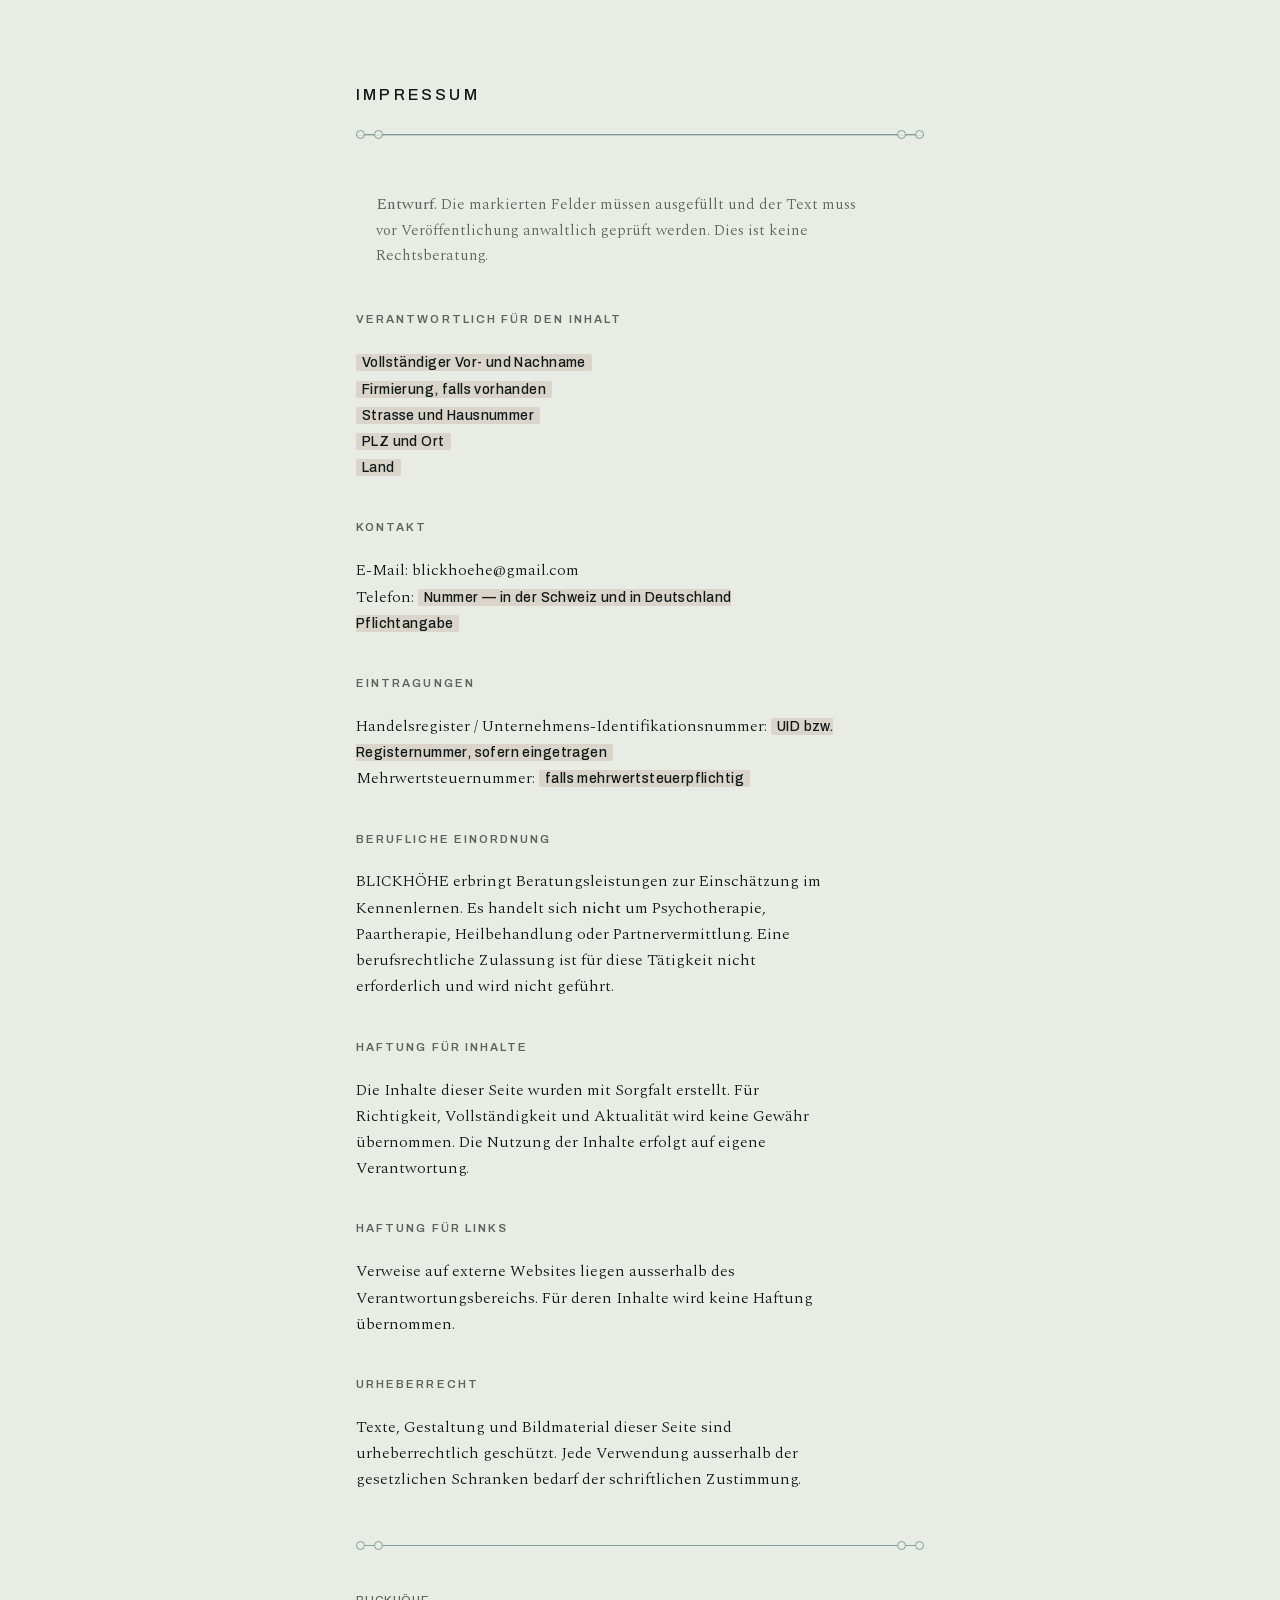
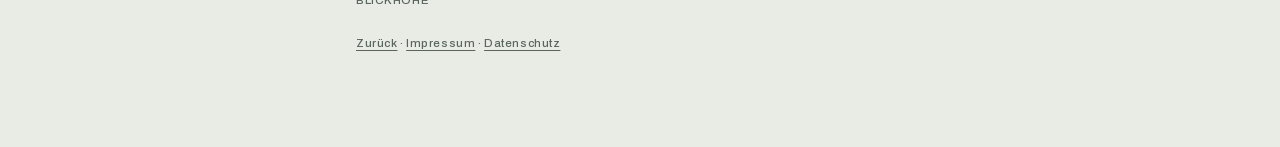
<file: impressum.html>
<!DOCTYPE html>
<html lang="de">
<head>
<meta charset="utf-8">
<meta name="viewport" content="width=device-width, initial-scale=1">
<title>Impressum — BLICKHÖHE</title>
<meta name="robots" content="noindex">
<style>
/* Schriften selbst gehostet — keine Verbindung zu Google beim Aufruf. */
@font-face{font-family:'Archivo';font-style:normal;font-weight:500;
  font-display:swap;src:url(schrift/archivo-500-latin-ext.woff2) format('woff2');
  unicode-range:U+0100-02BA, U+02BD-02C5, U+02C7-02CC, U+02CE-02D7, U+02DD-02FF, U+0304, U+0308, U+0329, U+1D00-1DBF, U+1E00-1E9F, U+1EF2-1EFF, U+2020, U+20A0-20AB, U+20AD-20C0, U+2113, U+2C60-2C7F, U+A720-A7FF;}
@font-face{font-family:'Archivo';font-style:normal;font-weight:500;
  font-display:swap;src:url(schrift/archivo-500-latin.woff2) format('woff2');
  unicode-range:U+0000-00FF, U+0131, U+0152-0153, U+02BB-02BC, U+02C6, U+02DA, U+02DC, U+0304, U+0308, U+0329, U+2000-206F, U+20AC, U+2122, U+2191, U+2193, U+2212, U+2215, U+FEFF, U+FFFD;}
@font-face{font-family:'Archivo';font-style:normal;font-weight:600;
  font-display:swap;src:url(schrift/archivo-600-latin-ext.woff2) format('woff2');
  unicode-range:U+0100-02BA, U+02BD-02C5, U+02C7-02CC, U+02CE-02D7, U+02DD-02FF, U+0304, U+0308, U+0329, U+1D00-1DBF, U+1E00-1E9F, U+1EF2-1EFF, U+2020, U+20A0-20AB, U+20AD-20C0, U+2113, U+2C60-2C7F, U+A720-A7FF;}
@font-face{font-family:'Archivo';font-style:normal;font-weight:600;
  font-display:swap;src:url(schrift/archivo-600-latin.woff2) format('woff2');
  unicode-range:U+0000-00FF, U+0131, U+0152-0153, U+02BB-02BC, U+02C6, U+02DA, U+02DC, U+0304, U+0308, U+0329, U+2000-206F, U+20AC, U+2122, U+2191, U+2193, U+2212, U+2215, U+FEFF, U+FFFD;}
@font-face{font-family:'Spectral';font-style:normal;font-weight:300;
  font-display:swap;src:url(schrift/spectral-300-latin-ext.woff2) format('woff2');
  unicode-range:U+0100-02BA, U+02BD-02C5, U+02C7-02CC, U+02CE-02D7, U+02DD-02FF, U+0304, U+0308, U+0329, U+1D00-1DBF, U+1E00-1E9F, U+1EF2-1EFF, U+2020, U+20A0-20AB, U+20AD-20C0, U+2113, U+2C60-2C7F, U+A720-A7FF;}
@font-face{font-family:'Spectral';font-style:normal;font-weight:300;
  font-display:swap;src:url(schrift/spectral-300-latin.woff2) format('woff2');
  unicode-range:U+0000-00FF, U+0131, U+0152-0153, U+02BB-02BC, U+02C6, U+02DA, U+02DC, U+0304, U+0308, U+0329, U+2000-206F, U+20AC, U+2122, U+2191, U+2193, U+2212, U+2215, U+FEFF, U+FFFD;}
@font-face{font-family:'Spectral';font-style:normal;font-weight:400;
  font-display:swap;src:url(schrift/spectral-400-latin-ext.woff2) format('woff2');
  unicode-range:U+0100-02BA, U+02BD-02C5, U+02C7-02CC, U+02CE-02D7, U+02DD-02FF, U+0304, U+0308, U+0329, U+1D00-1DBF, U+1E00-1E9F, U+1EF2-1EFF, U+2020, U+20A0-20AB, U+20AD-20C0, U+2113, U+2C60-2C7F, U+A720-A7FF;}
@font-face{font-family:'Spectral';font-style:normal;font-weight:400;
  font-display:swap;src:url(schrift/spectral-400-latin.woff2) format('woff2');
  unicode-range:U+0000-00FF, U+0131, U+0152-0153, U+02BB-02BC, U+02C6, U+02DA, U+02DC, U+0304, U+0308, U+0329, U+2000-206F, U+20AC, U+2122, U+2191, U+2193, U+2212, U+2215, U+FEFF, U+FFFD;}

  html{-webkit-text-size-adjust:100%}
  img{max-width:100%}

  :root{
    --grund:#E9EBE5; --flaeche:#F2F3EF; --ink:#0F1A17; --gedaempft:#59655D;
    --akzent:#2C5F63; --linie:rgba(15,26,23,.15); --linie-stark:rgba(15,26,23,.3);
    --serif:"Spectral",Georgia,"Times New Roman",serif;
    --sans:"Archivo",system-ui,-apple-system,"Segoe UI",sans-serif;
  }
  @media (prefers-color-scheme: dark){
    :root:not([data-theme="light"]){
      --grund:#0F1A17; --flaeche:#1E332E; --ink:#E9EBE5; --gedaempft:#9AA79E;
      --akzent:#7FB0B2; --linie:rgba(154,167,158,.22); --linie-stark:rgba(154,167,158,.44);
    }
  }
  :root[data-theme="dark"]{
    --grund:#0F1A17; --flaeche:#1E332E; --ink:#E9EBE5; --gedaempft:#9AA79E;
    --akzent:#7FB0B2; --linie:rgba(154,167,158,.22); --linie-stark:rgba(154,167,158,.44);
  }
  *{box-sizing:border-box}
  body{background:var(--grund);color:var(--ink);font-family:var(--serif);
    font-weight:300;font-size:17.5px;line-height:1.64;margin:0}
  .bahn{max-width:620px;margin:0 auto;padding:0 26px}

  .zeichen{position:relative;height:1px;background:var(--akzent);opacity:.55}
  .zeichen i{position:absolute;top:-4px;width:9px;height:9px;border:1px solid var(--akzent);
    border-radius:50%;background:var(--grund);box-sizing:border-box}
  .zeichen i:nth-child(1){left:0} .zeichen i:nth-child(2){left:18px}
  .zeichen i:nth-child(3){right:18px} .zeichen i:nth-child(4){right:0}

  header{padding:82px 0 0}
  .marke{font-family:var(--sans);font-weight:500;font-size:clamp(24px,6.5vw,34px);
    letter-spacing:.2em;margin:0 0 26px}
  h1{font-size:clamp(27px,6.4vw,38px);font-weight:400;line-height:1.3;
    margin:34px 0 0;max-width:19ch;text-wrap:balance}

  section{padding:52px 0;border-top:1px solid var(--linie)}
  h2{font-family:var(--sans);font-size:11.5px;font-weight:600;letter-spacing:.18em;
    text-transform:uppercase;color:var(--gedaempft);margin:0 0 20px}
  p{margin:0 0 16px;max-width:60ch}
  p:last-child{margin-bottom:0}
  strong{font-weight:500}
  .lead{font-size:20px;line-height:1.55;color:var(--ink)}

  .saetze{list-style:none;margin:0;padding:0}
  .saetze li{padding:14px 0;border-bottom:1px solid var(--linie);font-size:18px;line-height:1.45}
  .saetze li:last-child{border-bottom:none}
  .saetze li::before{content:"";display:inline-block;width:15px;height:1px;
    background:var(--akzent);vertical-align:middle;margin-right:14px}

  .schritte{list-style:none;margin:0;padding:0;counter-reset:s}
  .schritte li{counter-increment:s;padding:20px 0 20px 52px;position:relative;
    border-top:1px solid var(--linie)}
  .schritte li:first-child{border-top:none}
  .schritte li::before{content:counter(s);position:absolute;left:0;top:22px;
    font-family:var(--sans);font-size:11px;font-weight:600;letter-spacing:.1em;color:var(--akzent)}
  .schritte b{display:block;font-weight:500;font-size:19px;margin-bottom:4px}
  .schritte span{color:var(--gedaempft);font-size:16px;line-height:1.5}

  .grenze{border-left:2px solid var(--akzent);padding:2px 0 2px 22px}
  .grenze p{font-size:16.5px;color:var(--gedaempft)}
  .grenze p:first-child{color:var(--ink)}

  .kontakt{background:var(--flaeche);padding:34px 30px;margin-top:8px}
  .kontakt .code{font-family:var(--sans);font-size:clamp(30px,9vw,44px);font-weight:600;
    letter-spacing:.22em;color:var(--akzent);margin:0 0 14px;line-height:1}
  .kontakt p{font-size:16.5px;margin-bottom:0;color:var(--gedaempft)}
  .kontakt p.stark{color:var(--ink);font-size:18px;margin-bottom:14px}

  footer{padding:44px 0 92px;color:var(--gedaempft);font-family:var(--sans);
    font-size:11.5px;letter-spacing:.05em;line-height:1.9}
  a{color:var(--akzent)}

  .anfrageform{background:var(--flaeche);padding:28px 26px;display:grid;
    grid-template-columns:1fr 1fr;gap:18px 20px}
  @media(max-width:560px){.anfrageform{grid-template-columns:1fr}}
  .af-breit{grid-column:1/-1}
  .af-feld label{display:block;font-family:var(--sans);font-size:9.5px;font-weight:600;
    letter-spacing:.13em;text-transform:uppercase;color:var(--gedaempft);margin-bottom:6px}
  .af-feld input,.af-feld textarea{width:100%;background:transparent;color:var(--ink);
    border:none;border-bottom:1px solid var(--linie-stark);padding:5px 0;outline:none;
    font-family:var(--serif);font-weight:300;font-size:17px;line-height:1.5;resize:vertical}
  .af-feld input:focus,.af-feld textarea:focus{border-bottom-color:var(--akzent)}
  .af-knopfe{grid-column:1/-1;display:flex;flex-wrap:wrap;gap:12px;margin-top:6px}
  .anfrageform button{font-family:var(--sans);font-size:12px;font-weight:600;letter-spacing:.13em;
    text-transform:uppercase;padding:13px 24px;border-radius:2px;cursor:pointer;
    border:1px solid var(--akzent);background:var(--akzent);color:var(--grund)}
  .anfrageform button.leise{background:transparent;color:var(--akzent)}
  .anfrageform button:focus-visible{outline:2px solid var(--akzent);outline-offset:3px}
  .af-meldung{grid-column:1/-1;font-family:var(--sans);font-size:11.5px;letter-spacing:.05em;
    color:var(--akzent);min-height:1.2em;margin:0}
  .af-hinweis{grid-column:1/-1;font-size:14.5px;color:var(--gedaempft);margin:0;max-width:58ch}
  footer a{color:var(--gedaempft);text-decoration:underline;text-underline-offset:3px}
  footer a:hover{color:var(--akzent)}
</style>
</head>
<body>
<style>
  .platzhalter{background:rgba(138,75,42,.14);padding:1px 6px;border-radius:2px;
    font-family:var(--sans);font-size:.86em;letter-spacing:.03em}
  .rechtstext h2{margin-top:38px}
  .rechtstext p, .rechtstext li{font-size:16px}
  .rechtstext ul{padding-left:20px;max-width:62ch}
  .rechtstext li{padding:3px 0}
  .warnkasten{border-left:2px solid var(--warn);padding:4px 0 4px 20px;margin:0 0 34px}
  .warnkasten p{font-size:15.5px;color:var(--gedaempft);max-width:60ch}
</style>

<div class="bahn rechtstext">
<header>
  <p class="marke">IMPRESSUM</p>
  <div class="zeichen"><i></i><i></i><i></i><i></i></div>
</header>

<section>
  <div class="warnkasten">
    <p><strong>Entwurf.</strong> Die markierten Felder müssen ausgefüllt und der Text muss vor Veröffentlichung anwaltlich geprüft werden. Dies ist keine Rechtsberatung.</p>
  </div>

  <h2>Verantwortlich für den Inhalt</h2>
  <p>
    <span class="platzhalter">Vollständiger Vor- und Nachname</span><br>
    <span class="platzhalter">Firmierung, falls vorhanden</span><br>
    <span class="platzhalter">Strasse und Hausnummer</span><br>
    <span class="platzhalter">PLZ und Ort</span><br>
    <span class="platzhalter">Land</span>
  </p>

  <h2>Kontakt</h2>
  <p>
    E-Mail: blickhoehe@gmail.com<br>
    Telefon: <span class="platzhalter">Nummer — in der Schweiz und in Deutschland Pflichtangabe</span>
  </p>

  <h2>Eintragungen</h2>
  <p>
    Handelsregister / Unternehmens-Identifikationsnummer:
    <span class="platzhalter">UID bzw. Registernummer, sofern eingetragen</span><br>
    Mehrwertsteuernummer: <span class="platzhalter">falls mehrwertsteuerpflichtig</span>
  </p>

  <h2>Berufliche Einordnung</h2>
  <p>BLICKHÖHE erbringt Beratungsleistungen zur Einschätzung im Kennenlernen. Es handelt sich <strong>nicht</strong> um Psychotherapie, Paartherapie, Heilbehandlung oder Partnervermittlung. Eine berufsrechtliche Zulassung ist für diese Tätigkeit nicht erforderlich und wird nicht geführt.</p>

  <h2>Haftung für Inhalte</h2>
  <p>Die Inhalte dieser Seite wurden mit Sorgfalt erstellt. Für Richtigkeit, Vollständigkeit und Aktualität wird keine Gewähr übernommen. Die Nutzung der Inhalte erfolgt auf eigene Verantwortung.</p>

  <h2>Haftung für Links</h2>
  <p>Verweise auf externe Websites liegen ausserhalb des Verantwortungsbereichs. Für deren Inhalte wird keine Haftung übernommen.</p>

  <h2>Urheberrecht</h2>
  <p>Texte, Gestaltung und Bildmaterial dieser Seite sind urheberrechtlich geschützt. Jede Verwendung ausserhalb der gesetzlichen Schranken bedarf der schriftlichen Zustimmung.</p>
</section>

<div class="zeichen"><i></i><i></i><i></i><i></i></div>
<footer>
  BLICKHÖHE<br><br>
  <a href="./">Zurück</a> · <a href="impressum.html">Impressum</a> · <a href="datenschutz.html">Datenschutz</a>
</footer>
</div>
</body>
</html>
</file>
<file: schrift.css>
@font-face{font-family:'Archivo';font-style:normal;font-weight:500;
  font-display:swap;src:url(schrift/archivo-500-latin-ext.woff2) format('woff2');
  unicode-range:U+0100-02BA, U+02BD-02C5, U+02C7-02CC, U+02CE-02D7, U+02DD-02FF, U+0304, U+0308, U+0329, U+1D00-1DBF, U+1E00-1E9F, U+1EF2-1EFF, U+2020, U+20A0-20AB, U+20AD-20C0, U+2113, U+2C60-2C7F, U+A720-A7FF;}
@font-face{font-family:'Archivo';font-style:normal;font-weight:500;
  font-display:swap;src:url(schrift/archivo-500-latin.woff2) format('woff2');
  unicode-range:U+0000-00FF, U+0131, U+0152-0153, U+02BB-02BC, U+02C6, U+02DA, U+02DC, U+0304, U+0308, U+0329, U+2000-206F, U+20AC, U+2122, U+2191, U+2193, U+2212, U+2215, U+FEFF, U+FFFD;}
@font-face{font-family:'Archivo';font-style:normal;font-weight:600;
  font-display:swap;src:url(schrift/archivo-600-latin-ext.woff2) format('woff2');
  unicode-range:U+0100-02BA, U+02BD-02C5, U+02C7-02CC, U+02CE-02D7, U+02DD-02FF, U+0304, U+0308, U+0329, U+1D00-1DBF, U+1E00-1E9F, U+1EF2-1EFF, U+2020, U+20A0-20AB, U+20AD-20C0, U+2113, U+2C60-2C7F, U+A720-A7FF;}
@font-face{font-family:'Archivo';font-style:normal;font-weight:600;
  font-display:swap;src:url(schrift/archivo-600-latin.woff2) format('woff2');
  unicode-range:U+0000-00FF, U+0131, U+0152-0153, U+02BB-02BC, U+02C6, U+02DA, U+02DC, U+0304, U+0308, U+0329, U+2000-206F, U+20AC, U+2122, U+2191, U+2193, U+2212, U+2215, U+FEFF, U+FFFD;}
@font-face{font-family:'Spectral';font-style:normal;font-weight:300;
  font-display:swap;src:url(schrift/spectral-300-latin-ext.woff2) format('woff2');
  unicode-range:U+0100-02BA, U+02BD-02C5, U+02C7-02CC, U+02CE-02D7, U+02DD-02FF, U+0304, U+0308, U+0329, U+1D00-1DBF, U+1E00-1E9F, U+1EF2-1EFF, U+2020, U+20A0-20AB, U+20AD-20C0, U+2113, U+2C60-2C7F, U+A720-A7FF;}
@font-face{font-family:'Spectral';font-style:normal;font-weight:300;
  font-display:swap;src:url(schrift/spectral-300-latin.woff2) format('woff2');
  unicode-range:U+0000-00FF, U+0131, U+0152-0153, U+02BB-02BC, U+02C6, U+02DA, U+02DC, U+0304, U+0308, U+0329, U+2000-206F, U+20AC, U+2122, U+2191, U+2193, U+2212, U+2215, U+FEFF, U+FFFD;}
@font-face{font-family:'Spectral';font-style:normal;font-weight:400;
  font-display:swap;src:url(schrift/spectral-400-latin-ext.woff2) format('woff2');
  unicode-range:U+0100-02BA, U+02BD-02C5, U+02C7-02CC, U+02CE-02D7, U+02DD-02FF, U+0304, U+0308, U+0329, U+1D00-1DBF, U+1E00-1E9F, U+1EF2-1EFF, U+2020, U+20A0-20AB, U+20AD-20C0, U+2113, U+2C60-2C7F, U+A720-A7FF;}
@font-face{font-family:'Spectral';font-style:normal;font-weight:400;
  font-display:swap;src:url(schrift/spectral-400-latin.woff2) format('woff2');
  unicode-range:U+0000-00FF, U+0131, U+0152-0153, U+02BB-02BC, U+02C6, U+02DA, U+02DC, U+0304, U+0308, U+0329, U+2000-206F, U+20AC, U+2122, U+2191, U+2193, U+2212, U+2215, U+FEFF, U+FFFD;}
</file>
